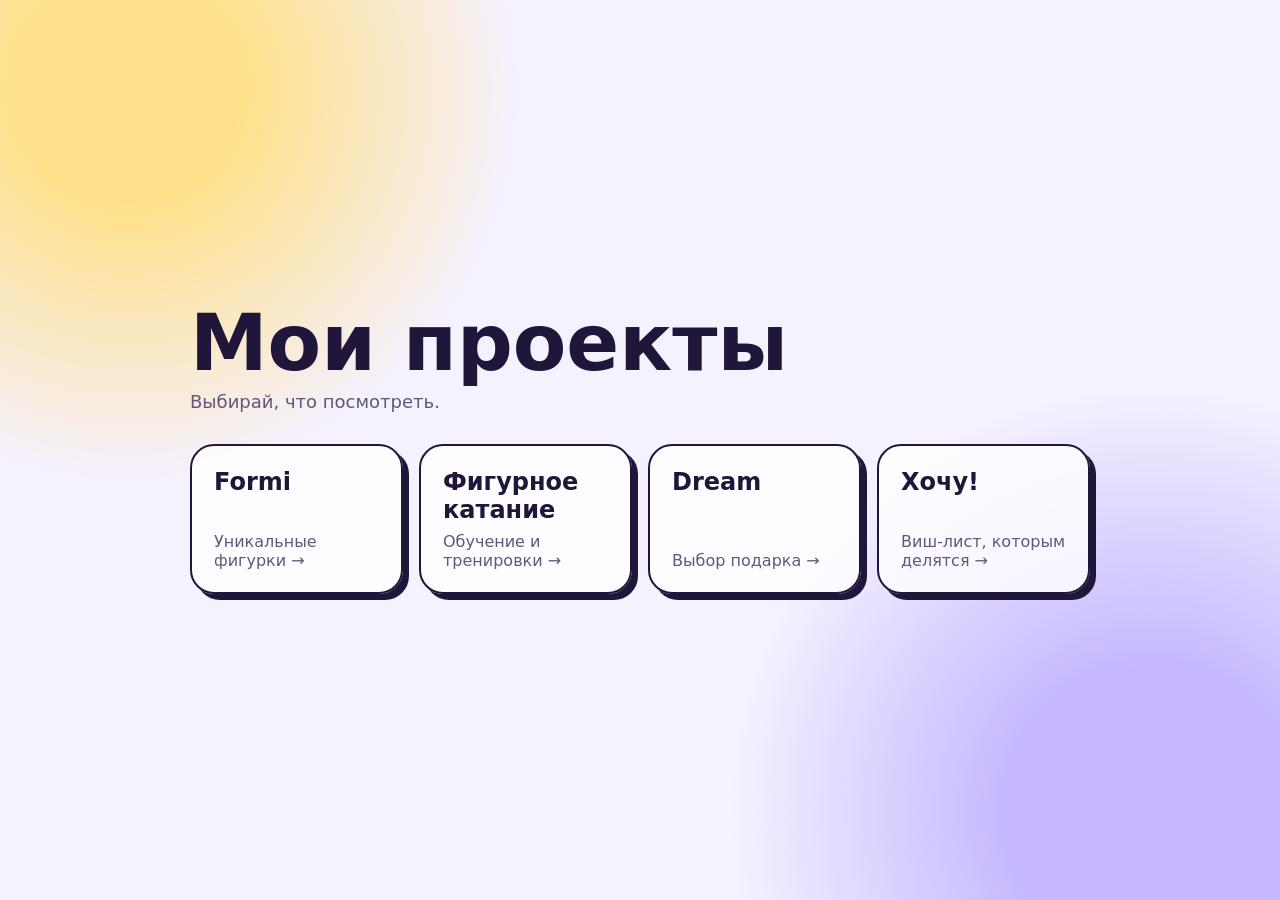
<file: index.html>
<!doctype html>
<html lang="ru">
<head>
  <meta charset="utf-8">
  <meta name="viewport" content="width=device-width, initial-scale=1">
  <title>Мои проекты</title>
  <style>
    :root {
      color-scheme: light;
      font-family: Inter, system-ui, sans-serif;
      background: #f5f1ff;
      color: #20163a;
    }

    * { box-sizing: border-box; }

    body {
      min-height: 100vh;
      margin: 0;
      display: grid;
      place-items: center;
      padding: 32px 20px;
      background:
        radial-gradient(circle at 10% 10%, #ffe08a 0 8%, transparent 28%),
        radial-gradient(circle at 90% 90%, #c6b7ff 0 10%, transparent 30%),
        #f5f1ff;
    }

    main { width: min(900px, 100%); }

    h1 {
      margin: 0 0 10px;
      font-size: clamp(42px, 8vw, 78px);
      line-height: .95;
    }

    p {
      margin: 0 0 32px;
      color: #62577b;
      font-size: 18px;
    }

    .projects {
      display: grid;
      grid-template-columns: repeat(auto-fit, minmax(210px, 1fr));
      gap: 16px;
    }

    a {
      min-height: 150px;
      padding: 22px;
      display: flex;
      flex-direction: column;
      justify-content: space-between;
      color: inherit;
      text-decoration: none;
      background: rgba(255, 255, 255, .82);
      border: 2px solid #20163a;
      border-radius: 24px;
      box-shadow: 6px 6px 0 #20163a;
      transition: transform .18s ease, box-shadow .18s ease;
    }

    a:hover, a:focus-visible {
      transform: translate(-3px, -3px);
      box-shadow: 9px 9px 0 #20163a;
      outline: none;
    }

    strong { font-size: 24px; }
    span { color: #62577b; }
  </style>
</head>
<body>
  <main>
    <h1>Мои проекты</h1>
    <p>Выбирай, что посмотреть.</p>
    <section class="projects" aria-label="Проекты">
      <a href="figures/">
        <strong>Formi</strong>
        <span>Уникальные фигурки →</span>
      </a>
      <a href="hobby/">
        <strong>Фигурное катание</strong>
        <span>Обучение и тренировки →</span>
      </a>
      <a href="wishlist/">
        <strong>Dream</strong>
        <span>Выбор подарка →</span>
      </a>
      <a href="wishshop/">
        <strong>Хочу!</strong>
        <span>Виш-лист, которым делятся →</span>
      </a>
    </section>
  </main>
</body>
</html>
</file>
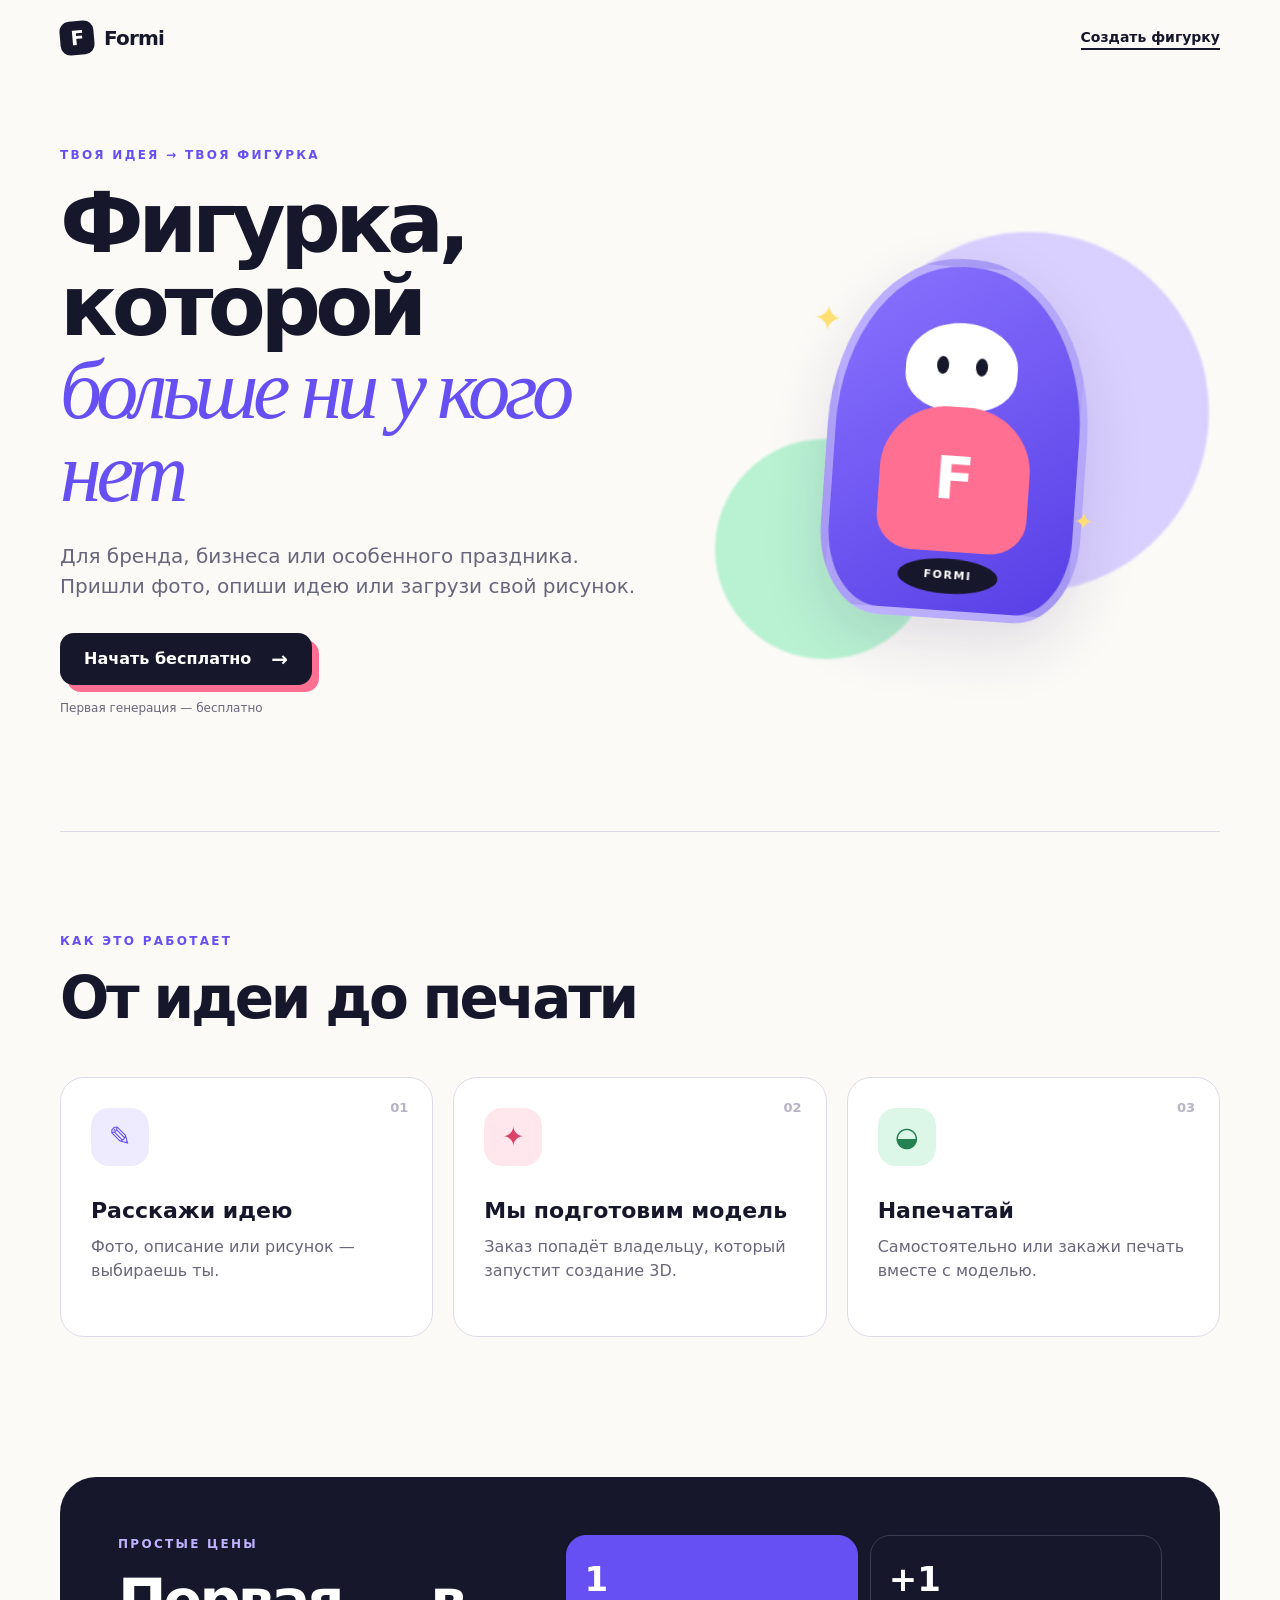
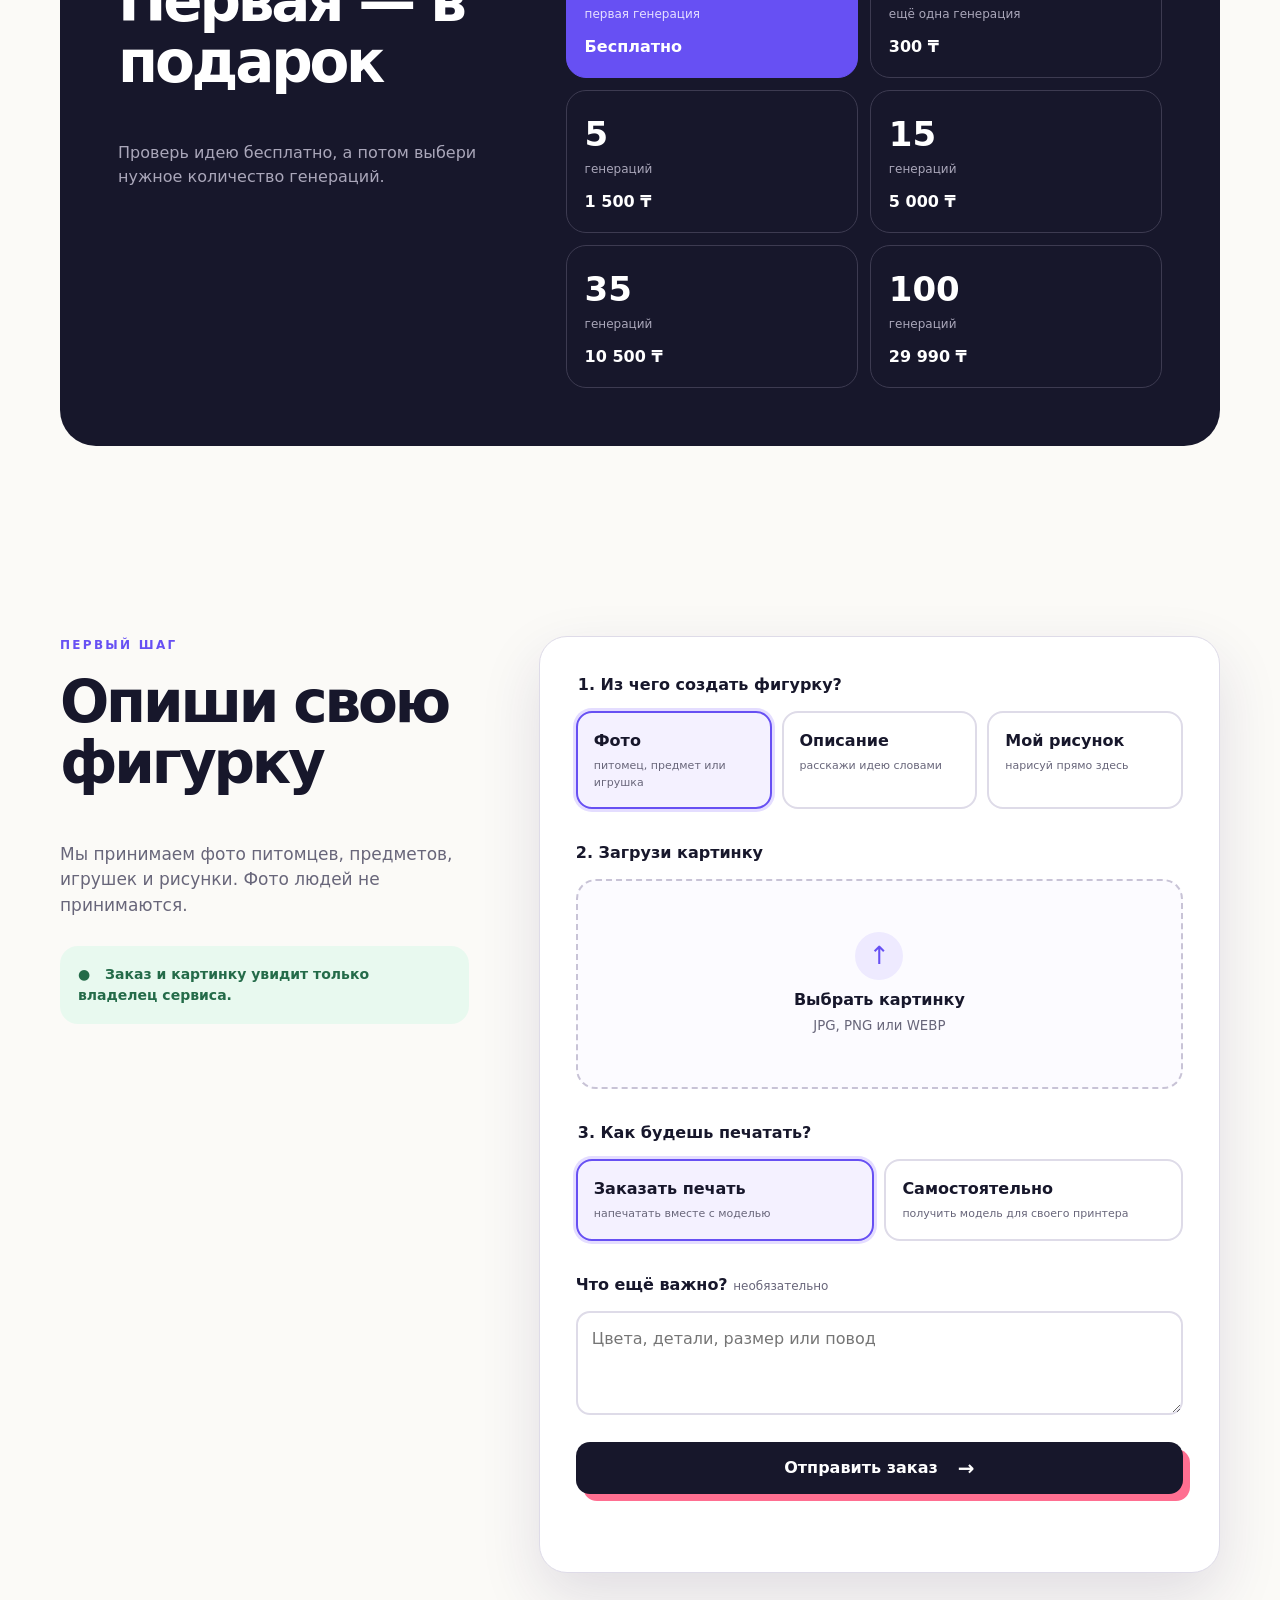
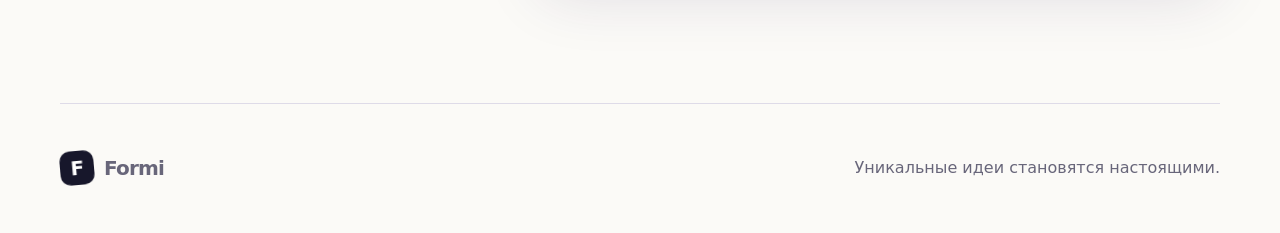
<file: figures/index.html>
<!doctype html>
<html lang="ru">
<head>
  <meta charset="utf-8">
  <meta name="viewport" content="width=device-width, initial-scale=1">
  <meta name="description" content="Уникальные 3D-фигурки для брендов, бизнеса и праздников">
  <title>Formi — фигурка, которой больше ни у кого нет</title>
  <link rel="stylesheet" href="styles.css?v=preview-1">
</head>
<body>
  <header class="topbar">
    <a class="brand" href="#top" aria-label="Formi — на главную"><span>F</span> Formi</a>
    <a class="top-link" href="#order">Создать фигурку</a>
  </header>

  <main id="top">
    <section class="hero section">
      <div class="hero-copy">
        <p class="eyebrow">ТВОЯ ИДЕЯ → ТВОЯ ФИГУРКА</p>
        <h1>Фигурка, которой <em>больше ни у кого нет</em></h1>
        <p class="lead">Для бренда, бизнеса или особенного праздника. Пришли фото, опиши идею или загрузи свой рисунок.</p>
        <a class="button primary" href="#order">Начать бесплатно <span>→</span></a>
        <p class="micro">Первая генерация — бесплатно</p>
      </div>
      <div class="hero-art" aria-hidden="true">
        <div class="orb orb-one"></div><div class="orb orb-two"></div>
        <div class="figure-card">
          <span class="spark s1">✦</span><span class="spark s2">✦</span>
          <div class="mini-head"><i></i><i></i></div>
          <div class="mini-body"><b>F</b></div>
          <div class="mini-base">FORMI</div>
        </div>
      </div>
    </section>

    <section class="steps section">
      <p class="eyebrow">КАК ЭТО РАБОТАЕТ</p>
      <h2>От идеи до печати</h2>
      <div class="step-grid">
        <article><span>01</span><div class="step-icon">✎</div><h3>Расскажи идею</h3><p>Фото, описание или рисунок — выбираешь ты.</p></article>
        <article><span>02</span><div class="step-icon">✦</div><h3>Мы подготовим модель</h3><p>Заказ попадёт владельцу, который запустит создание 3D.</p></article>
        <article><span>03</span><div class="step-icon">◒</div><h3>Напечатай</h3><p>Самостоятельно или закажи печать вместе с моделью.</p></article>
      </div>
    </section>

    <section class="pricing section">
      <div><p class="eyebrow">ПРОСТЫЕ ЦЕНЫ</p><h2>Первая — в подарок</h2><p>Проверь идею бесплатно, а потом выбери нужное количество генераций.</p></div>
      <div class="price-grid">
        <div class="price featured"><strong>1</strong><span>первая генерация</span><b>Бесплатно</b></div>
        <div class="price"><strong>+1</strong><span>ещё одна генерация</span><b>300 ₸</b></div>
        <div class="price"><strong>5</strong><span>генераций</span><b>1 500 ₸</b></div>
        <div class="price"><strong>15</strong><span>генераций</span><b>5 000 ₸</b></div>
        <div class="price"><strong>35</strong><span>генераций</span><b>10 500 ₸</b></div>
        <div class="price"><strong>100</strong><span>генераций</span><b>29 990 ₸</b></div>
      </div>
    </section>

    <section class="order-section section" id="order">
      <div class="order-intro">
        <p class="eyebrow">ПЕРВЫЙ ШАГ</p>
        <h2>Опиши свою фигурку</h2>
        <p>Мы принимаем фото питомцев, предметов, игрушек и рисунки. Фото людей не принимаются.</p>
        <div class="privacy-note"><span>●</span> Заказ и картинку увидит только владелец сервиса.</div>
      </div>

      <form class="order-form" id="orderForm" novalidate>
        <fieldset>
          <legend>1. Из чего создать фигурку?</legend>
          <div class="choice-grid source-choices">
            <label class="choice"><input type="radio" name="sourceType" value="photo" checked><span><b>Фото</b><small>питомец, предмет или игрушка</small></span></label>
            <label class="choice"><input type="radio" name="sourceType" value="description"><span><b>Описание</b><small>расскажи идею словами</small></span></label>
            <label class="choice"><input type="radio" name="sourceType" value="drawing"><span><b>Мой рисунок</b><small>нарисуй прямо здесь</small></span></label>
          </div>
        </fieldset>

        <div id="fileBlock">
          <label class="field-title" for="imageInput">2. Загрузи картинку</label>
          <label class="dropzone" id="dropzone" for="imageInput">
            <input id="imageInput" type="file" accept="image/*">
            <span class="upload-icon">↑</span><b>Выбрать картинку</b><small>JPG, PNG или WEBP</small>
            <img id="imagePreview" alt="Предпросмотр загруженной картинки">
          </label>
        </div>

        <div id="descriptionBlock" hidden>
          <label class="field-title" for="descriptionInput">2. Опиши фигурку</label>
          <textarea id="descriptionInput" maxlength="700" rows="5" placeholder="Например: фиолетовый дракон с золотыми крыльями и логотипом на груди"></textarea>
          <small class="counter"><span id="descriptionCount">0</span>/700</small>
        </div>

        <div id="drawingBlock" hidden>
          <p class="field-title">2. Нарисуй фигурку</p>
          <div class="drawing-tools" aria-label="Инструменты рисования">
            <div class="color-tools">
              <button class="color-dot active" type="button" data-color="#17172b" style="--dot:#17172b" aria-label="Чёрный цвет"></button>
              <button class="color-dot" type="button" data-color="#6750f3" style="--dot:#6750f3" aria-label="Фиолетовый цвет"></button>
              <button class="color-dot" type="button" data-color="#ff6f91" style="--dot:#ff6f91" aria-label="Розовый цвет"></button>
              <button class="color-dot" type="button" data-color="#2aa86f" style="--dot:#2aa86f" aria-label="Зелёный цвет"></button>
              <button class="color-dot" type="button" data-color="#f1a523" style="--dot:#f1a523" aria-label="Жёлтый цвет"></button>
            </div>
            <label class="brush-size">Толщина <input id="brushSize" type="range" min="3" max="34" value="10"></label>
            <button class="tool-button" id="eraserButton" type="button">Ластик</button>
            <button class="tool-button" id="clearDrawingButton" type="button">Очистить</button>
          </div>
          <canvas id="drawingCanvas" width="1000" height="700" aria-label="Поле для рисования"></canvas>
          <p class="canvas-hint">Рисуй мышкой или пальцем</p>
        </div>

        <fieldset>
          <legend>3. Как будешь печатать?</legend>
          <div class="choice-grid print-choices">
            <label class="choice"><input type="radio" name="printChoice" value="order" checked><span><b>Заказать печать</b><small>напечатать вместе с моделью</small></span></label>
            <label class="choice"><input type="radio" name="printChoice" value="self"><span><b>Самостоятельно</b><small>получить модель для своего принтера</small></span></label>
          </div>
        </fieldset>

        <label class="field-title" for="noteInput">Что ещё важно? <span>необязательно</span></label>
        <textarea id="noteInput" maxlength="500" rows="3" placeholder="Цвета, детали, размер или повод"></textarea>

        <button class="button primary submit" id="submitButton" type="submit">Отправить заказ <span>→</span></button>
        <p class="form-status" id="formStatus" role="status" aria-live="polite"></p>
        <div class="client-preview" id="clientPreviewCard" hidden>
          <p class="eyebrow">ТВОЯ БУДУЩАЯ ФИГУРКА</p>
          <div class="client-preview-image">
            <img id="clientPreviewImage" alt="AI-превью будущей фигурки">
            <span class="preview-watermark">FORMI · ПРЕВЬЮ</span>
          </div>
          <p>Это защищённое превью. Файл для 3D-печати получает только владелец сервиса.</p>
        </div>
      </form>
    </section>
  </main>

  <footer><a class="brand" href="#top"><span>F</span> Formi</a><p>Уникальные идеи становятся настоящими.</p></footer>
  <script src="ai.js?v=1"></script>
  <script src="app.js?v=u-kdcgdyns-preview-2"></script>
</body>
</html>
</file>
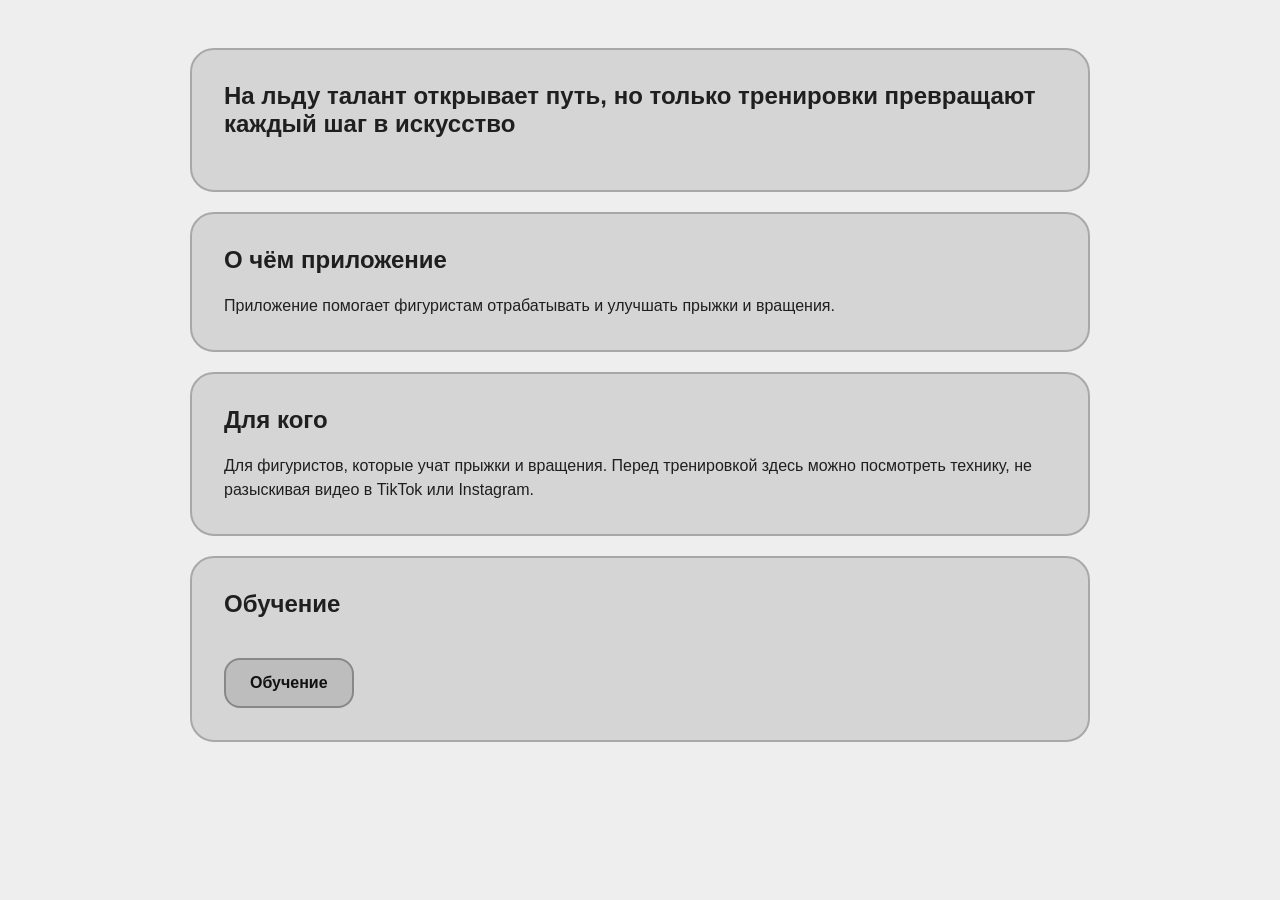
<file: hobby/index.html>
<!doctype html>
<html lang="ru">
<head>
  <meta charset="UTF-8">
  <meta name="viewport" content="width=device-width, initial-scale=1.0">
  <title>Приложение для фигуристов</title>
  <style>
    * { box-sizing: border-box; }
    body {
      margin: 0;
      font-family: Arial, sans-serif;
      color: #1f1f1f;
      background: #eeeeee;
    }
    main {
      width: min(900px, calc(100% - 32px));
      margin: 48px auto;
      display: grid;
      gap: 20px;
    }
    section {
      padding: 32px;
      background: #d5d5d5;
      border: 2px solid #a8a8a8;
      border-radius: 24px;
    }
    h1, h2, p { margin-top: 0; }
    p { margin-bottom: 0; line-height: 1.5; }
    a {
      display: inline-block;
      margin-top: 20px;
      padding: 14px 24px;
      color: #111111;
      background: #bdbdbd;
      border: 2px solid #888888;
      border-radius: 16px;
      text-decoration: none;
      font-weight: bold;
    }
  </style>
</head>
<body>
  <main>
    <section>
      <h1>На льду талант открывает путь, но только тренировки превращают каждый шаг в искусство</h1>
    </section>

    <section>
      <h2>О чём приложение</h2>
      <p>Приложение помогает фигуристам отрабатывать и улучшать прыжки и вращения.</p>
    </section>

    <section>
      <h2>Для кого</h2>
      <p>Для фигуристов, которые учат прыжки и вращения. Перед тренировкой здесь можно посмотреть технику, не разыскивая видео в TikTok или Instagram.</p>
    </section>

    <section>
      <h2>Обучение</h2>
      <a href="app.html">Обучение</a>
    </section>
  </main>
</body>
</html>
</file>
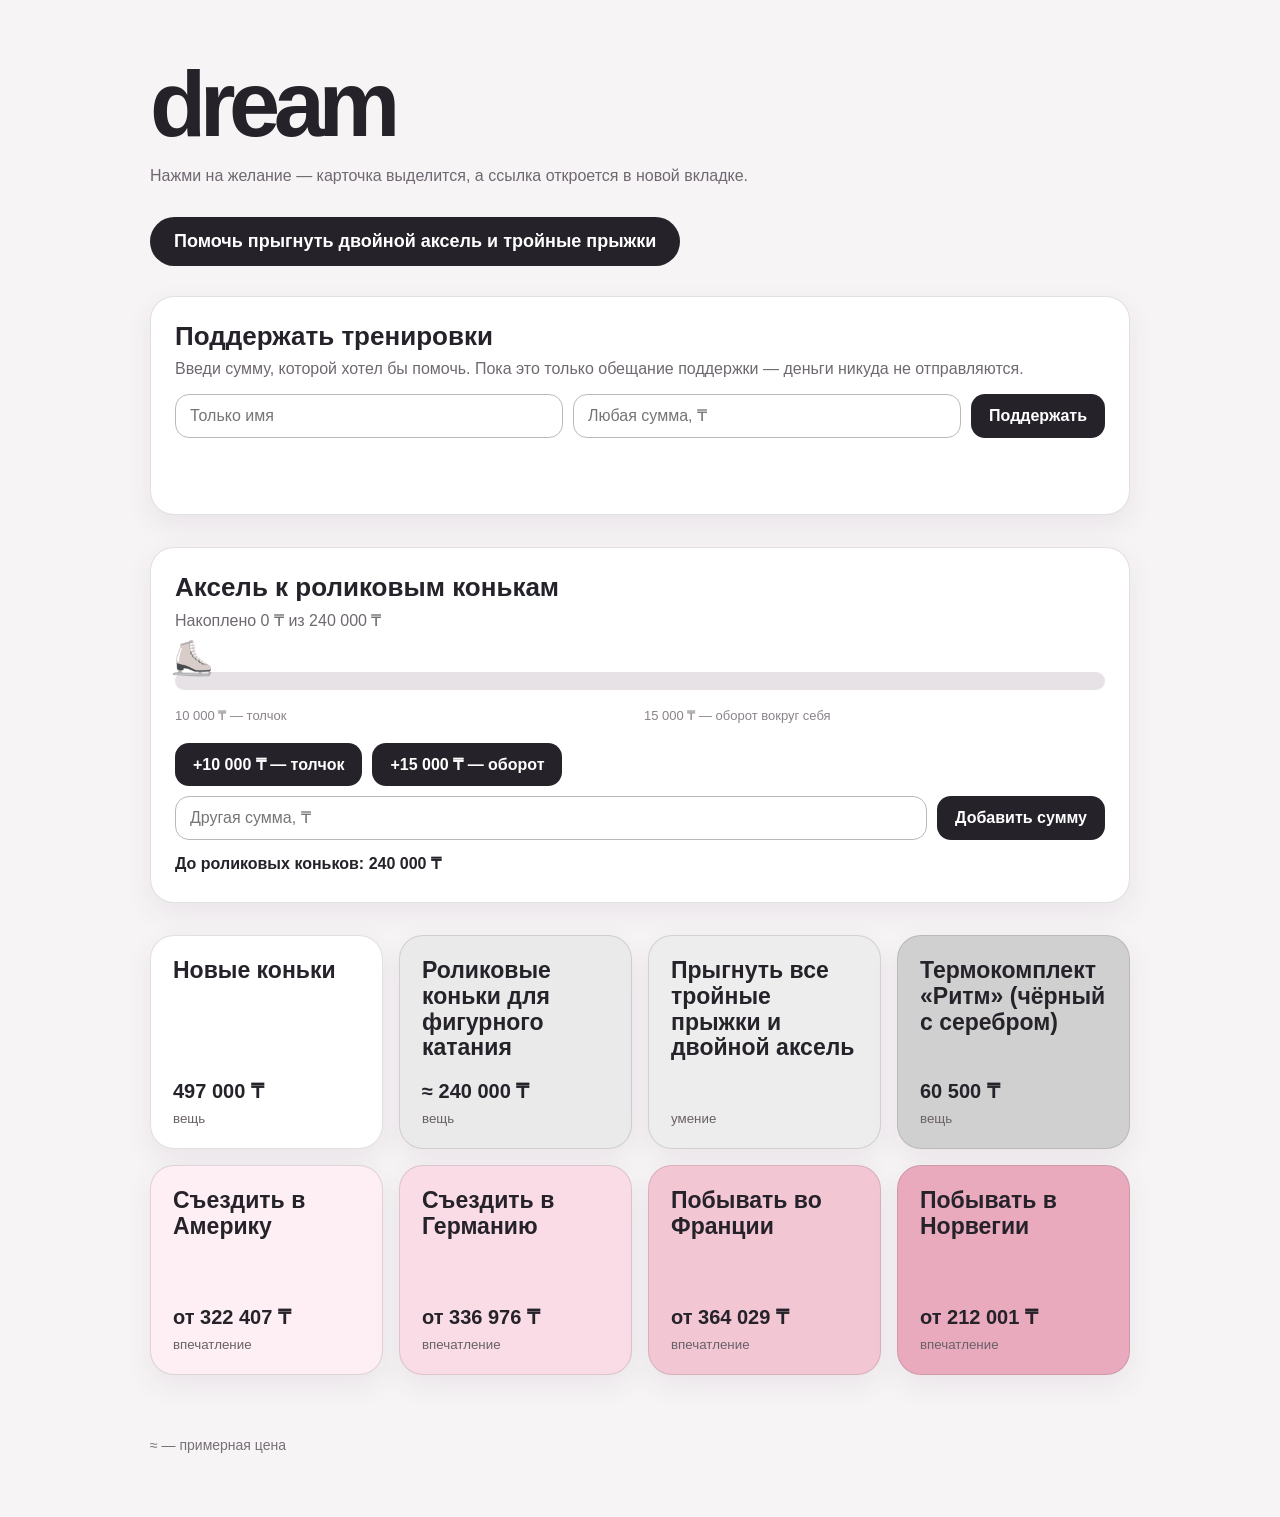
<file: wishlist/index.html>
<!doctype html>
<html lang="ru">
<head>
  <meta charset="UTF-8">
  <meta name="viewport" content="width=device-width, initial-scale=1.0">
  <title>dream</title>
  <style>
    * { box-sizing: border-box; }
    body {
      margin: 0;
      min-height: 100vh;
      font-family: Arial, sans-serif;
      color: #252229;
      background: #f7f4f6;
    }
    main {
      width: min(980px, calc(100% - 32px));
      margin: 0 auto;
      padding: 52px 0 64px;
    }
    h1 {
      margin: 0 0 10px;
      font-size: clamp(48px, 10vw, 92px);
      letter-spacing: -0.07em;
      text-transform: lowercase;
    }
    .intro { margin: 0 0 32px; color: #6f6870; }
    .gift-button {
      display: inline-block;
      margin: 0 0 30px;
      padding: 14px 24px;
      border-radius: 999px;
      color: #fff;
      background: #252229;
      text-decoration: none;
      font-size: 18px;
      font-weight: 700;
    }
    .savings {
      margin: 0 0 32px;
      padding: 24px;
      border: 1px solid rgba(50, 42, 48, 0.14);
      border-radius: 24px;
      background: #fff;
      box-shadow: 0 10px 28px rgba(68, 54, 62, 0.08);
    }
    .savings h2 { margin: 0 0 8px; font-size: 26px; }
    .savings-status { margin: 0 0 16px; color: #6f6870; }
    .track {
      position: relative;
      height: 18px;
      margin: 42px 0 18px;
      border-radius: 999px;
      background: #e6e2e5;
    }
    .track-fill {
      width: 0;
      height: 100%;
      border-radius: inherit;
      background: linear-gradient(90deg, #f5cedb, #be7892);
      transition: width 500ms ease;
    }
    .skater-position {
      position: absolute;
      left: 0;
      top: -34px;
      transform: translateX(-4px);
      transition: left 500ms ease;
    }
    .skater {
      display: inline-block;
      font-size: 34px;
      transform-origin: center;
    }
    .skater.push { animation: push 600ms ease; }
    .skater.spin { animation: spin 700ms ease; }
    @keyframes push {
      0%, 100% { transform: translateY(0); }
      45% { transform: translateY(-26px) rotate(-12deg); }
    }
    @keyframes spin {
      from { transform: rotate(0deg); }
      to { transform: rotate(360deg); }
    }
    .jump-stages {
      display: grid;
      grid-template-columns: repeat(2, 1fr);
      gap: 8px;
      margin-bottom: 20px;
      font-size: 13px;
      color: #8a8389;
    }
    .jump-stages span.unlocked { color: #252229; font-weight: 700; }
    .save-form { display: flex; gap: 10px; flex-wrap: wrap; }
    .save-form input {
      flex: 1 1 190px;
      min-width: 0;
      padding: 12px 14px;
      border: 1px solid #bdb6bb;
      border-radius: 14px;
      font: inherit;
    }
    .save-form button {
      padding: 12px 18px;
      border: 0;
      border-radius: 14px;
      color: #fff;
      background: #252229;
      font: inherit;
      font-weight: 700;
      cursor: pointer;
    }
    .jump-message { min-height: 24px; margin: 14px 0 0; font-weight: 700; }
    .promise-history { margin: 14px 0 0; padding-left: 22px; }
    .promise-history li { margin: 6px 0; }
    .grid {
      display: grid;
      grid-template-columns: repeat(auto-fit, minmax(220px, 1fr));
      gap: 16px;
    }
    .card {
      min-height: 210px;
      padding: 22px;
      border: 1px solid rgba(50, 42, 48, 0.14);
      border-radius: 24px;
      box-shadow: 0 10px 28px rgba(68, 54, 62, 0.08);
      cursor: pointer;
      display: flex;
      flex-direction: column;
      justify-content: space-between;
      transition: transform 160ms ease, box-shadow 160ms ease, outline 160ms ease;
    }
    .card:hover { transform: translateY(-4px); box-shadow: 0 16px 34px rgba(68, 54, 62, 0.14); }
    .card.selected { outline: 4px solid #252229; outline-offset: 2px; }
    .card h2 { margin: 0; font-size: 23px; line-height: 1.12; }
    .card p { margin: 18px 0 0; font-size: 20px; font-weight: 700; }
    .card small { display: block; margin-top: 8px; color: #696168; }
    .thing-0 { background: #ffffff; }
    .thing-1 { background: #eaeaea; }
    .thing-2 { background: #d0d0d0; }
    .trip-0 { background: #fdeff3; }
    .trip-1 { background: #f9dce5; }
    .trip-2 { background: #f3c6d4; }
    .trip-3 { background: #e9aabe; }
    .skill { background: #ededed; }
    #chosen {
      min-height: 28px;
      margin: 26px 0 0;
      font-size: 18px;
      font-weight: 700;
    }
    .hint { margin: 8px 0 0; color: #777077; font-size: 14px; }
  </style>
</head>
<body>
  <main>
    <h1>dream</h1>
    <p class="intro">Нажми на желание — карточка выделится, а ссылка откроется в новой вкладке.</p>
    <a class="gift-button" href="#support">Помочь прыгнуть двойной аксель и тройные прыжки</a>
    <section class="savings" id="support" aria-labelledby="support-title">
      <h2 id="support-title">Поддержать тренировки</h2>
      <p class="savings-status">Введи сумму, которой хотел бы помочь. Пока это только обещание поддержки — деньги никуда не отправляются.</p>
      <form class="save-form" id="support-form">
        <input id="support-name" type="text" maxlength="30" autocomplete="off" placeholder="Только имя" required>
        <input id="support-amount" type="number" min="1" step="1" placeholder="Любая сумма, ₸" required>
        <button type="submit">Поддержать</button>
      </form>
      <p class="jump-message" id="support-message"></p>
      <ul class="promise-history" id="support-history" aria-label="История обещаний"></ul>
    </section>
    <section class="savings" aria-labelledby="savings-title">
      <h2 id="savings-title">Аксель к роликовым конькам</h2>
      <p class="savings-status" id="savings-status">Накоплено 0 ₸ из 240 000 ₸</p>
      <div class="track" aria-hidden="true">
        <div class="track-fill" id="track-fill"></div>
        <div class="skater-position" id="skater-position"><span class="skater" id="skater">⛸️</span></div>
      </div>
      <div class="jump-stages" id="jump-stages">
        <span>10 000 ₸ — толчок</span>
        <span>15 000 ₸ — оборот вокруг себя</span>
      </div>
      <div class="save-form">
        <button type="button" data-save="10000" data-move="push">+10 000 ₸ — толчок</button>
        <button type="button" data-save="15000" data-move="spin">+15 000 ₸ — оборот</button>
      </div>
      <form class="save-form" id="custom-save" style="margin-top: 10px;">
        <input id="custom-amount" type="number" min="1" step="1" placeholder="Другая сумма, ₸" required>
        <button type="submit">Добавить сумму</button>
      </form>
      <p class="jump-message" id="jump-message"></p>
    </section>
    <section class="grid" id="wishlist" aria-label="Список желаний"></section>
    <p id="chosen" aria-live="polite"></p>
    <p class="hint">≈ — примерная цена</p>
  </main>

  <script src="wishes.js"></script>
  <script>
    const grid = document.querySelector('#wishlist');
    const chosen = document.querySelector('#chosen');
    const savingsGoal = 240000;
    const savingsKey = 'dreamSavedV4';
    let saved = Number(localStorage.getItem(savingsKey) || 0);
    let thingIndex = 0;
    let tripIndex = 0;

    const updateSavings = () => {
      saved = Math.min(Math.max(saved, 0), savingsGoal);
      const progress = saved / savingsGoal;
      document.querySelector('#savings-status').textContent = `Накоплено ${saved.toLocaleString('ru-RU')} ₸ из 240 000 ₸`;
      document.querySelector('#track-fill').style.width = `${progress * 100}%`;
      document.querySelector('#skater-position').style.left = `calc(${progress * 100}% - ${progress * 28}px)`;
      document.querySelectorAll('#jump-stages span').forEach((stage) => stage.classList.toggle('unlocked', saved > 0));

      const message = document.querySelector('#jump-message');
      if (saved >= savingsGoal) {
        message.textContent = 'Аксель приземлён — цель достигнута!';
      } else {
        message.textContent = `До роликовых коньков: ${(savingsGoal - saved).toLocaleString('ru-RU')} ₸`;
      }
    };

    document.querySelectorAll('[data-save]').forEach((button) => {
      button.addEventListener('click', () => {
        saved += Number(button.dataset.save);
        localStorage.setItem(savingsKey, String(Math.min(saved, savingsGoal)));
        updateSavings();
        const skater = document.querySelector('#skater');
        skater.classList.remove('push', 'spin');
        void skater.offsetWidth;
        skater.classList.add(button.dataset.move);
      });
    });

    document.querySelector('#custom-save').addEventListener('submit', (event) => {
      event.preventDefault();
      const input = document.querySelector('#custom-amount');
      saved += Number(input.value || 0);
      localStorage.setItem(savingsKey, String(Math.min(saved, savingsGoal)));
      input.value = '';
      updateSavings();
    });

    const supportKey = 'dreamSupportPromisesV2';
    let supportPromises = [];
    try {
      supportPromises = JSON.parse(localStorage.getItem(supportKey) || '[]');
    } catch {
      supportPromises = [];
    }

    const renderPromises = () => {
      const history = document.querySelector('#support-history');
      history.innerHTML = '';
      supportPromises.forEach((promise) => {
        const item = document.createElement('li');
        item.textContent = `${promise.name} — ${Number(promise.amount).toLocaleString('ru-RU')} ₸`;
        history.append(item);
      });
    };

    document.querySelector('#support-form').addEventListener('submit', (event) => {
      event.preventDefault();
      const nameInput = document.querySelector('#support-name');
      const input = document.querySelector('#support-amount');
      const name = nameInput.value.trim().split(/\s+/)[0];
      const amount = Number(input.value || 0);
      supportPromises.unshift({ name, amount });
      localStorage.setItem(supportKey, JSON.stringify(supportPromises));
      document.querySelector('#support-message').textContent = `${name}, спасибо! Обещание поддержки: ${amount.toLocaleString('ru-RU')} ₸`;
      nameInput.value = '';
      input.value = '';
      renderPromises();
    });

    renderPromises();
    updateSavings();

    window.WISHES.forEach((wish) => {
      const card = document.createElement('article');
      let colorClass = 'skill';

      if (wish.type === 'вещь') colorClass = `thing-${thingIndex++}`;
      if (wish.type === 'впечатление') colorClass = `trip-${tripIndex++}`;

      card.className = `card ${colorClass}`;
      card.tabIndex = 0;
      card.innerHTML = `<h2>${wish.name}</h2><div>${wish.price ? `<p>${wish.price}</p>` : ''}<small>${wish.type}</small></div>`;

      const choose = () => {
        document.querySelectorAll('.card').forEach((item) => item.classList.remove('selected'));
        card.classList.add('selected');
        chosen.textContent = `Выбрано: ${wish.name}${wish.price ? ` — ${wish.price}` : ''}`;
        window.open(wish.url, '_blank', 'noopener');
      };

      card.addEventListener('click', choose);
      card.addEventListener('keydown', (event) => {
        if (event.key === 'Enter' || event.key === ' ') {
          event.preventDefault();
          choose();
        }
      });

      grid.append(card);
    });
  </script>
</body>
</html>
</file>
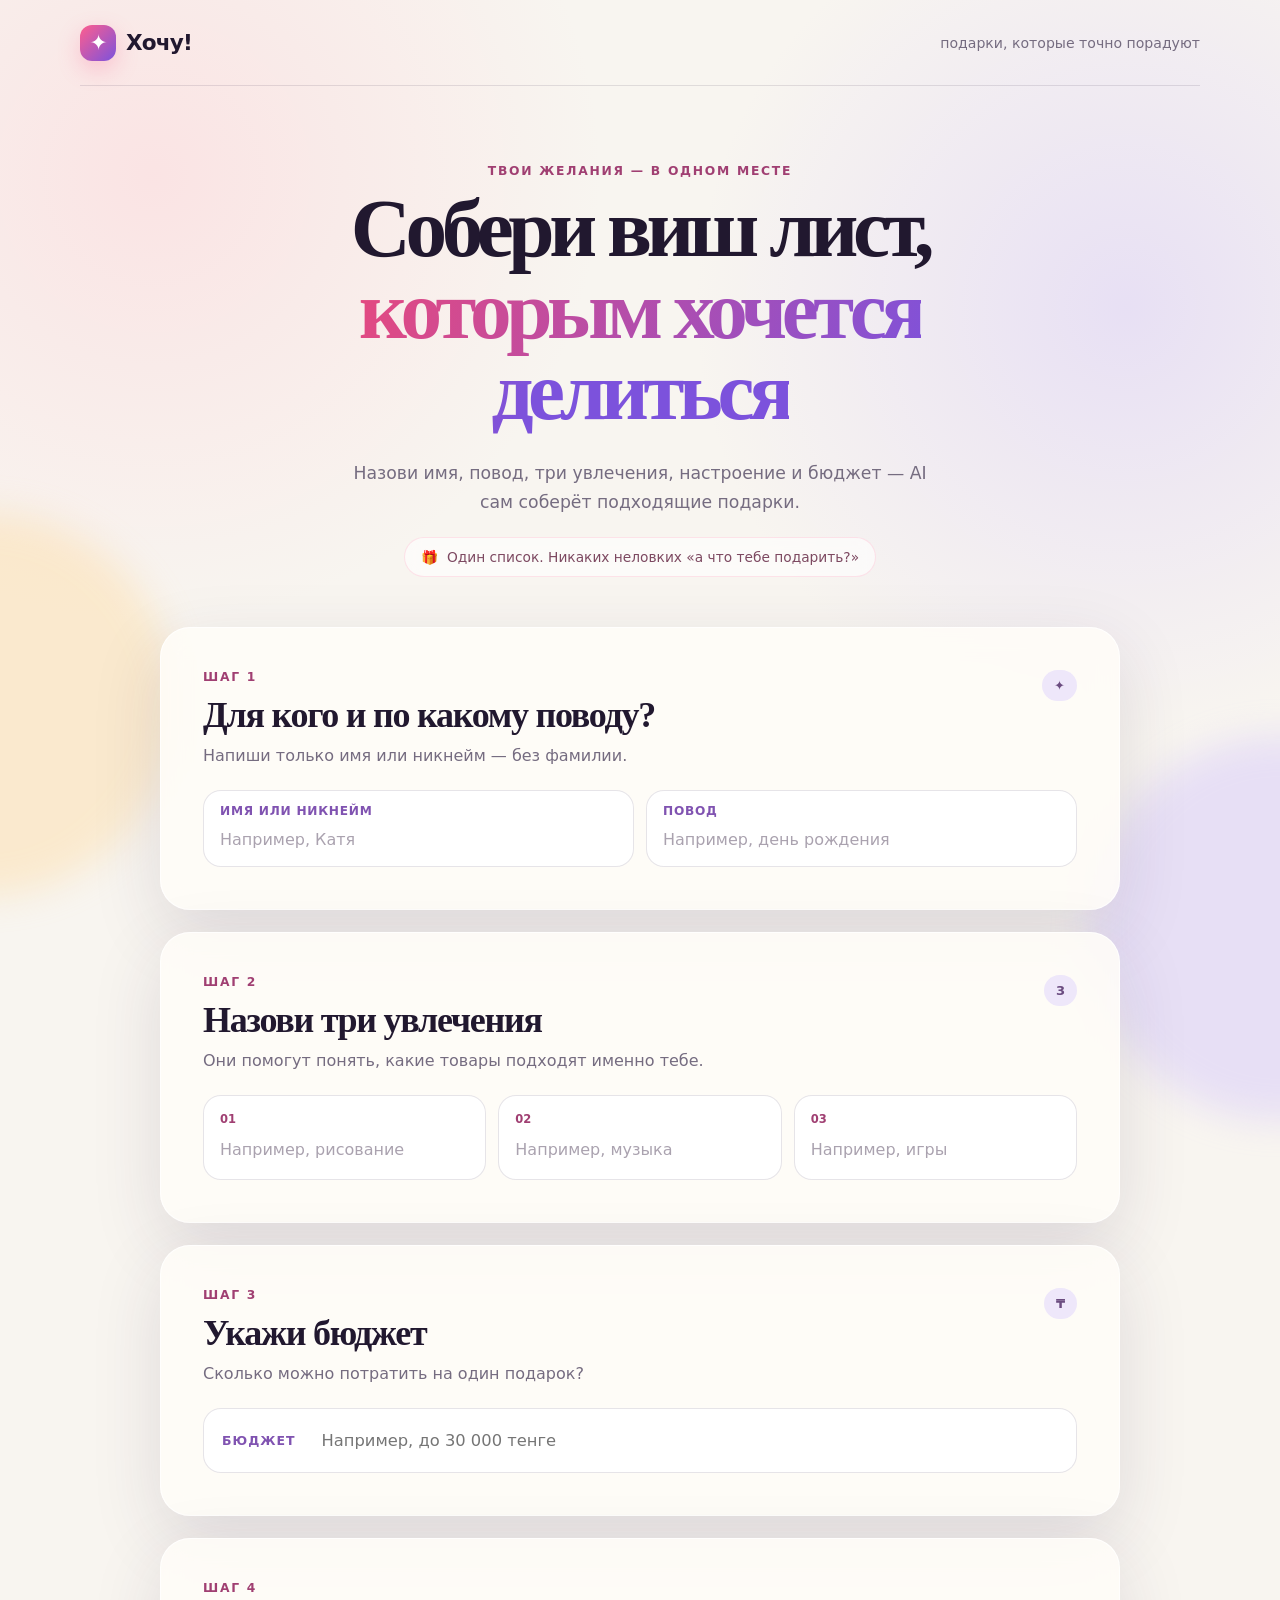
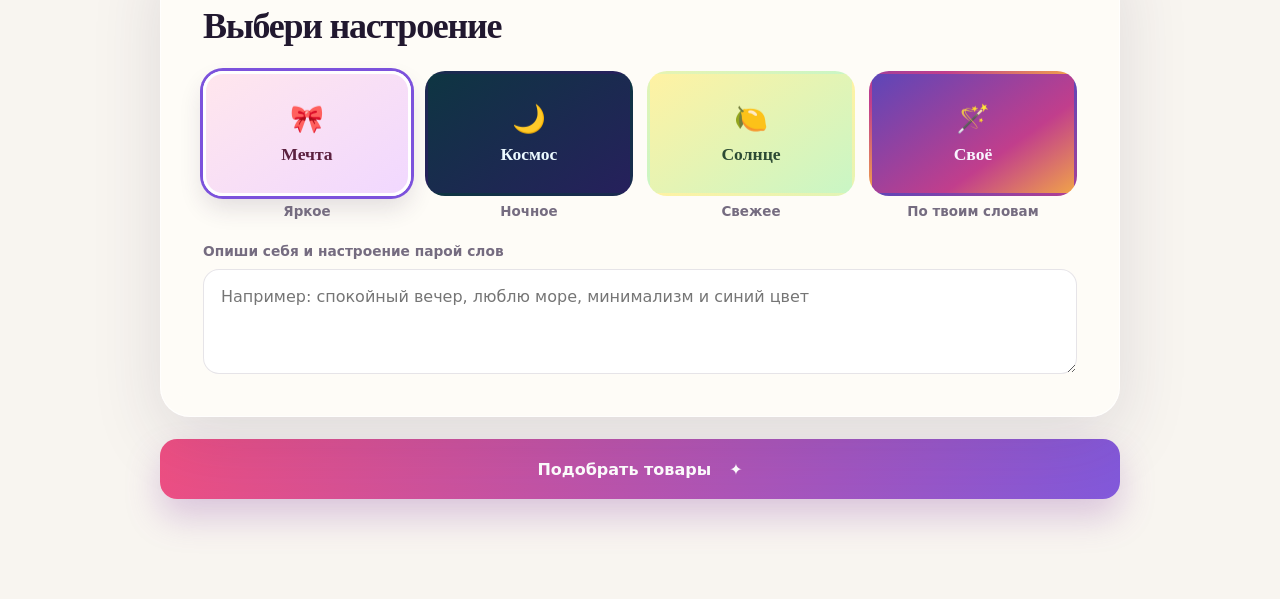
<file: wishshop/index.html>
<!doctype html>
<html lang="ru">
<head>
  <meta charset="utf-8">
  <meta name="viewport" content="width=device-width, initial-scale=1">
  <meta name="description" content="Создай красивый виш лист и поделись им с друзьями.">
  <title>Хочу! — твой виш лист</title>
  <link rel="stylesheet" href="styles.css?v=7">
</head>
<body>
  <div class="ambient ambient-one" aria-hidden="true"></div>
  <div class="ambient ambient-two" aria-hidden="true"></div>

  <header class="topbar">
    <a class="brand" href="./" aria-label="Хочу! — на главную">
      <span class="brand-mark">✦</span>
      <span>Хочу!</span>
    </a>
    <span class="tagline">подарки, которые точно порадуют</span>
  </header>

  <main>
    <section id="creatorView" class="creator-view">
      <div class="hero">
        <p class="eyebrow">Твои желания — в одном месте</p>
        <h1>Собери виш лист,<br><span>которым хочется делиться</span></h1>
        <p class="hero-copy">Назови имя, повод, три увлечения, настроение и бюджет — AI сам соберёт подходящие подарки.</p>
        <div class="hero-note"><span>🎁</span> Один список. Никаких неловких «а что тебе подарить?»</div>
      </div>

      <form id="wishlistForm" class="builder" novalidate>
        <section class="panel">
          <div class="section-heading">
            <div>
              <p class="step">Шаг 1</p>
              <h2>Для кого и по какому поводу?</h2>
            </div>
            <span class="counter">✦</span>
          </div>
          <p class="hint">Напиши только имя или никнейм — без фамилии.</p>
          <div class="details-grid">
            <label class="detail-field">
              <span>Имя или никнейм</span>
              <input id="ownerNameInput" type="text" maxlength="30" placeholder="Например, Катя" autocomplete="off">
            </label>
            <label class="detail-field">
              <span>Повод</span>
              <input id="occasionInput" type="text" maxlength="60" placeholder="Например, день рождения" autocomplete="off">
            </label>
          </div>
        </section>

        <section class="panel">
          <div class="section-heading">
            <div>
              <p class="step">Шаг 2</p>
              <h2>Назови три увлечения</h2>
            </div>
            <span class="counter">3</span>
          </div>
          <p class="hint">Они помогут понять, какие товары подходят именно тебе.</p>
          <div class="hobbies-list">
            <label class="hobby-field"><span>01</span><input class="hobby-input" type="text" maxlength="60" placeholder="Например, рисование" aria-label="Первое увлечение"></label>
            <label class="hobby-field"><span>02</span><input class="hobby-input" type="text" maxlength="60" placeholder="Например, музыка" aria-label="Второе увлечение"></label>
            <label class="hobby-field"><span>03</span><input class="hobby-input" type="text" maxlength="60" placeholder="Например, игры" aria-label="Третье увлечение"></label>
          </div>
        </section>

        <section class="panel budget-panel">
          <div class="section-heading">
            <div>
              <p class="step">Шаг 3</p>
              <h2>Укажи бюджет</h2>
            </div>
            <span class="counter">₸</span>
          </div>
          <p class="hint">Сколько можно потратить на один подарок?</p>
          <label class="budget-field">
            <span>Бюджет</span>
            <input id="budgetInput" type="text" maxlength="40" placeholder="Например, до 30 000 тенге" autocomplete="off">
          </label>
        </section>

        <section class="panel">
          <div class="section-heading">
            <div>
              <p class="step">Шаг 4</p>
              <h2>Выбери настроение</h2>
            </div>
          </div>
          <div id="themePicker" class="theme-picker" role="radiogroup" aria-label="Оформление виш листа">
            <label class="theme-option theme-candy">
              <input type="radio" name="theme" value="candy" checked>
              <span class="theme-preview"><i>🎀</i><b>Мечта</b></span>
              <span>Яркое</span>
            </label>
            <label class="theme-option theme-night">
              <input type="radio" name="theme" value="night">
              <span class="theme-preview"><i>🌙</i><b>Космос</b></span>
              <span>Ночное</span>
            </label>
            <label class="theme-option theme-citrus">
              <input type="radio" name="theme" value="citrus">
              <span class="theme-preview"><i>🍋</i><b>Солнце</b></span>
              <span>Свежее</span>
            </label>
            <label class="theme-option theme-custom">
              <input type="radio" name="theme" value="custom">
              <span class="theme-preview"><i>🪄</i><b>Своё</b></span>
              <span>По твоим словам</span>
            </label>
          </div>
          <label class="mood-words-field">
            <span>Опиши себя и настроение парой слов</span>
            <textarea id="moodWords" maxlength="240" placeholder="Например: спокойный вечер, люблю море, минимализм и синий цвет"></textarea>
          </label>
        </section>

        <div id="formError" class="message error-message" role="alert" hidden></div>
        <button id="saveButton" class="primary-button" type="submit">
          <span>Подобрать товары</span><span aria-hidden="true">✦</span>
        </button>
      </form>

      <section id="successCard" class="success-card" hidden>
        <div class="success-icon">✓</div>
        <p class="step">Готово</p>
        <h2>Твой виш лист уже ждёт друзей</h2>
        <p>AI подобрал товары по увлечениям, настроению и бюджету.</p>
        <ol id="generatedPreview" class="generated-preview" aria-label="Подобранные товары"></ol>
        <a id="wishlistLink" class="share-link" href="#"></a>
        <div class="success-actions">
          <button id="copyButton" class="primary-button compact" type="button">Скопировать ссылку</button>
          <button id="openButton" class="secondary-button" type="button">Открыть виш лист</button>
          <button id="moreIdeasButton" class="secondary-button" type="button">＋ Ещё 3 идеи</button>
        </div>
        <p id="copyStatus" class="copy-status" aria-live="polite"></p>
      </section>
    </section>

    <section id="wishlistView" class="wishlist-view" hidden>
      <div id="publicWishlist" class="public-wishlist">
        <a id="backLink" class="back-link" href="./">← Создать свой список</a>
        <div class="public-hero">
          <span id="publicBadge" class="public-badge">Виш лист</span>
          <div id="publicDecoration" class="public-decoration" aria-hidden="true">✦</div>
          <h1 id="publicTitle">Мои желания</h1>
          <p id="publicSubtitle">Идеи подарков, которые точно принесут радость</p>
          <p id="publicMeta" class="public-meta" hidden></p>
        </div>
        <div id="loadingState" class="loading-state">
          <span class="loader" aria-hidden="true"></span>
          <p>Открываем виш лист…</p>
        </div>
        <div id="publicError" class="public-error" hidden>
          <span>☁️</span>
          <h2>Виш лист не открылся</h2>
          <p id="publicErrorText">Попробуй обновить страницу.</p>
        </div>
        <div id="publicHobbies" class="public-hobbies" aria-label="Увлечения"></div>
        <ol id="publicItems" class="public-items" aria-label="Желания"></ol>
        <footer class="public-footer">Сделано с <span>♥</span> в «Хочу!»</footer>
      </div>
    </section>
  </main>

  <script src="ai.js?v=7"></script>
  <script src="app.js?v=7"></script>
</body>
</html>
</file>
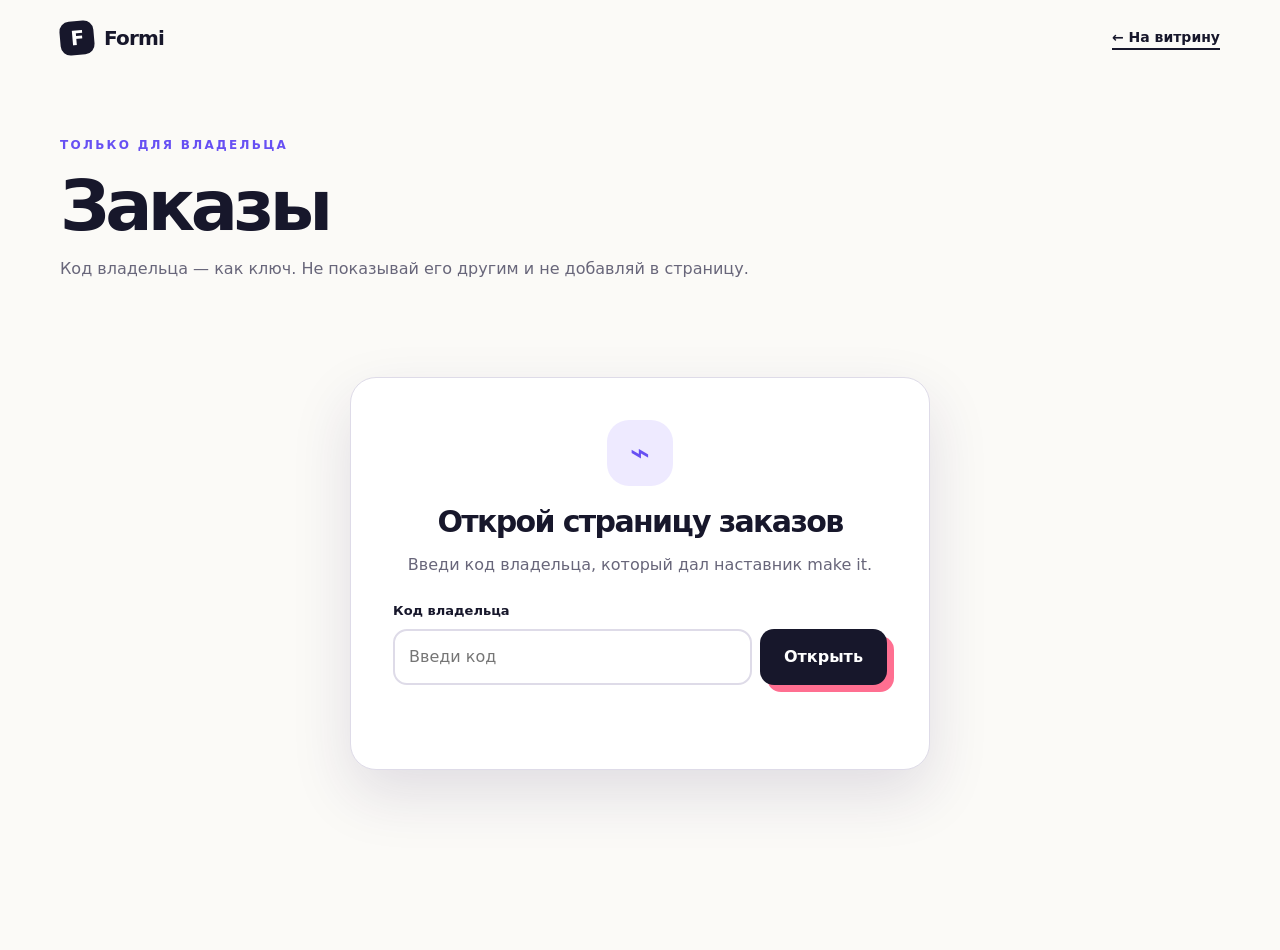
<file: figures/orders.html>
<!doctype html>
<html lang="ru">
<head>
  <meta charset="utf-8">
  <meta name="viewport" content="width=device-width, initial-scale=1">
  <title>Formi — мои заказы</title>
  <link rel="stylesheet" href="styles.css?v=3d-1">
</head>
<body class="orders-page">
  <header class="topbar">
    <a class="brand" href="index.html"><span>F</span> Formi</a>
    <a class="top-link" href="index.html">← На витрину</a>
  </header>
  <main class="orders-shell section">
    <div class="orders-heading">
      <div><p class="eyebrow">ТОЛЬКО ДЛЯ ВЛАДЕЛЬЦА</p><h1>Заказы</h1><p>Код владельца — как ключ. Не показывай его другим и не добавляй в страницу.</p></div>
      <button class="ghost-button" id="logoutButton" type="button" hidden>Выйти</button>
    </div>
    <section class="owner-login" id="loginPanel">
      <div class="lock">⌁</div>
      <h2>Открой страницу заказов</h2>
      <p>Введи код владельца, который дал наставник make it.</p>
      <form id="loginForm">
        <label for="ownerCode">Код владельца</label>
        <div class="inline-field"><input id="ownerCode" type="password" autocomplete="off" placeholder="Введи код"><button class="button primary" type="submit">Открыть</button></div>
        <p class="form-status" id="loginStatus" role="status" aria-live="polite"></p>
      </form>
    </section>
    <section id="ordersPanel" hidden>
      <div class="orders-toolbar"><p id="ordersCount"></p><button class="ghost-button" id="refreshButton" type="button">Обновить</button></div>
      <div class="orders-grid" id="ordersList"></div>
      <div class="empty-state" id="emptyState" hidden><span>◇</span><h2>Заказов пока нет</h2><p>Они появятся здесь после отправки с витрины.</p></div>
      <p class="form-status" id="ordersStatus" role="status" aria-live="polite"></p>
    </section>
  </main>
  <script src="ai.js?v=1"></script>
  <script src="orders.js?v=u-kdcgdyns-preview-1"></script>
</body>
</html>
</file>
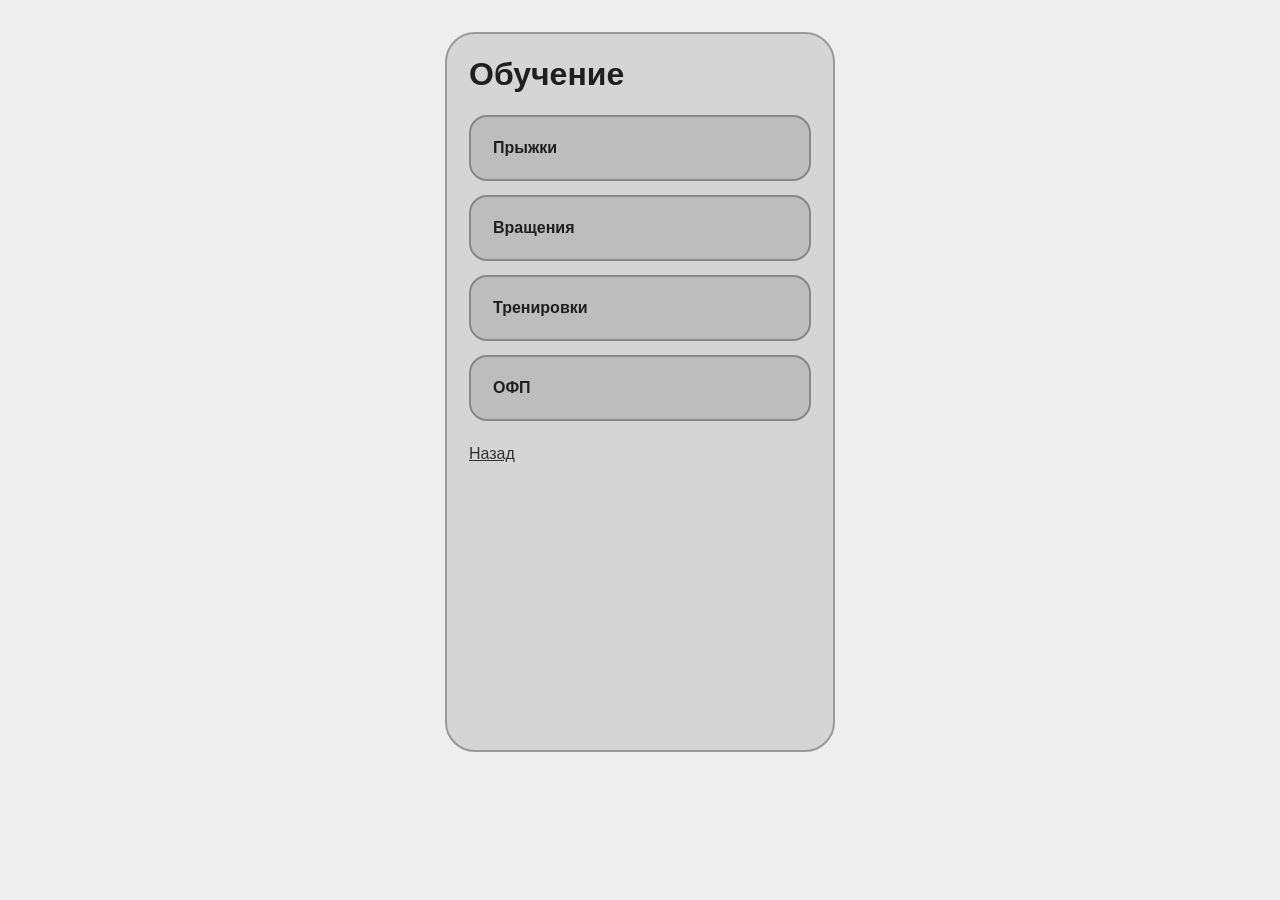
<file: hobby/app.html>
<!doctype html>
<html lang="ru">
<head>
  <meta charset="UTF-8">
  <meta name="viewport" content="width=device-width, initial-scale=1.0">
  <title>Обучение фигурному катанию</title>
  <style>
    * { box-sizing: border-box; }
    body {
      margin: 0;
      font-family: Arial, sans-serif;
      color: #1f1f1f;
      background: #eeeeee;
    }
    .phone {
      width: min(390px, calc(100% - 32px));
      min-height: 720px;
      margin: 32px auto;
      padding: 22px;
      background: #d5d5d5;
      border: 2px solid #999999;
      border-radius: 30px;
    }
    h1 { margin: 0 0 22px; }
    .section {
      width: 100%;
      margin-bottom: 14px;
      padding: 22px;
      text-align: left;
      font: inherit;
      font-weight: bold;
      color: #1f1f1f;
      background: #bdbdbd;
      border: 2px solid #888888;
      border-radius: 18px;
      cursor: pointer;
    }
    .panel {
      margin: -4px 0 14px;
      padding: 18px;
      background: #eeeeee;
      border: 2px solid #999999;
      border-radius: 18px;
    }
    .choices { display: grid; gap: 10px; }
    .choice {
      padding: 12px;
      font: inherit;
      background: #cccccc;
      border: 2px solid #888888;
      border-radius: 14px;
      cursor: pointer;
    }
    .hidden { display: none; }
    .other-sections {
      transition: opacity 0.2s ease, filter 0.2s ease;
    }
    .other-sections.inactive {
      opacity: 0.28;
      filter: blur(1px);
      pointer-events: none;
    }
    .background {
      opacity: 0.28;
      filter: blur(1px);
    }
    .tag {
      display: inline-block;
      margin-bottom: 10px;
      padding: 5px 9px;
      background: #cccccc;
      border-radius: 10px;
      font-size: 13px;
    }
    ol { padding-left: 22px; line-height: 1.5; }
    .note { font-size: 14px; line-height: 1.4; }
    a {
      display: inline-block;
      margin-top: 10px;
      color: #333333;
    }
  </style>
</head>
<body>
  <main class="phone">
    <h1>Обучение</h1>
    <button class="section" id="jumpsButton" type="button">Прыжки</button>

    <section class="panel hidden" id="jumpPanel">
      <h2>Выбери прыжок</h2>
      <div class="choices">
        <button class="choice jump-choice" data-jump="Аксель" type="button">Аксель</button>
        <button class="choice jump-choice" data-jump="Тулуп" type="button">Тулуп</button>
        <button class="choice jump-choice" data-jump="Сальхов" type="button">Сальхов</button>
        <button class="choice jump-choice" data-jump="Лутц" type="button">Лутц</button>
        <button class="choice jump-choice" data-jump="Флип" type="button">Флип</button>
        <button class="choice jump-choice" data-jump="Ритбергер" type="button">Ритбергер</button>
      </div>
    </section>

    <section class="panel hidden" id="directionPanel">
      <h2>В какую сторону ты прыгаешь?</h2>
      <div class="choices">
        <button class="choice direction-choice" type="button">Против часовой стрелки</button>
        <button class="choice direction-choice" type="button">По часовой стрелке</button>
      </div>
    </section>

    <section class="panel hidden" id="theoryPanel">
      <h2 id="theoryTitle"></h2>
      <p id="theoryIntro"></p>
      <ol id="theorySteps"></ol>
      <p class="note">Технику и сторону прыжка обязательно проверяй с тренером на льду.</p>
      <a href="https://skatingmagazine.usfigureskating.org/article/Skating_2010_BSE_07" target="_blank" rel="noreferrer">Источник: U.S. Figure Skating</a>
    </section>

    <div class="other-sections" id="otherSections">
      <button class="section" id="spinsButton" type="button">Вращения</button>

      <section class="panel hidden" id="spinDirectionPanel">
        <h2>В какую сторону ты крутишься?</h2>
        <div class="choices">
          <button class="choice spin-direction" type="button">Против часовой стрелки</button>
          <button class="choice spin-direction" type="button">По часовой стрелке</button>
        </div>
      </section>

      <section class="panel hidden" id="spinDifficultyPanel">
        <h2>Выбери сложность</h2>
        <div class="choices">
          <button class="choice spin-difficulty" data-level="Начальная" type="button">Начальная</button>
          <button class="choice spin-difficulty" data-level="Средняя" type="button">Средняя</button>
          <button class="choice spin-difficulty" data-level="Сложная" type="button">Сложная</button>
        </div>
      </section>

      <section class="panel hidden" id="spinTypesPanel">
        <h2>Выбери вращение</h2>
        <div class="choices" id="spinTypes"></div>
      </section>

      <section class="panel hidden" id="spinTheoryPanel">
        <span class="tag" id="spinTag"></span>
        <h2 id="spinTheoryTitle"></h2>
        <p id="spinTheoryText"></p>
        <h3>Варианты исполнения</h3>
        <ul id="spinVariations"></ul>
        <p class="note">Разучивай положение и вход только вместе с тренером.</p>
        <a href="https://www.usfigureskating.org/sites/default/files/media-files/TP%20Handbook%20Single%20Skating%202024-2025%20July%2024%20FINAL.pdf" target="_blank" rel="noreferrer">Источник: U.S. Figure Skating</a>
      </section>

      <div id="extraSections">
        <button class="section" type="button">Тренировки</button>
        <button class="section" type="button">ОФП</button>
      </div>
    </div>

    <a href="index.html">Назад</a>
  </main>
  <script>
    const jumpPanel = document.querySelector('#jumpPanel');
    const directionPanel = document.querySelector('#directionPanel');
    const theoryPanel = document.querySelector('#theoryPanel');
    const theoryTitle = document.querySelector('#theoryTitle');
    const theoryIntro = document.querySelector('#theoryIntro');
    const theorySteps = document.querySelector('#theorySteps');
    const otherSections = document.querySelector('#otherSections');
    const spinsButton = document.querySelector('#spinsButton');
    const spinDirectionPanel = document.querySelector('#spinDirectionPanel');
    const spinDifficultyPanel = document.querySelector('#spinDifficultyPanel');
    const spinTypesPanel = document.querySelector('#spinTypesPanel');
    const spinTheoryPanel = document.querySelector('#spinTheoryPanel');
    const spinTypes = document.querySelector('#spinTypes');
    const extraSections = document.querySelector('#extraSections');
    let selectedJump = '';
    let selectedSpinDirection = '';
    let selectedSpinLevel = '';

    const jumpTheory = {
      'Аксель': {
        intro: 'Аксель — рёберный прыжок с отталкиванием вперёд. В одинарном акселе фигурист делает полтора оборота и приземляется назад на наружное ребро другой ноги.',
        steps: [
          'Подготовь заход назад и сделай шаг вперёд на наружное ребро толчковой ноги.',
          'Согни опорную ногу и направь свободную ногу вперёд-вверх.',
          'Оттолкнись с наружного ребра, собери руки и ноги для вращения.',
          'После полутора оборотов раскройся и приземлись назад на наружное ребро другой ноги.',
          'Удержи выезд и проверь устойчивость.'
        ]
      },
      'Тулуп': {
        intro: 'Тулуп — зубцовый прыжок. После захода назад фигурист отталкивается наружным ребром одной ноги и помогает себе зубцом другой, а приземляется на ту же ногу, с наружного ребра которой начинался прыжок.',
        steps: [
          'Выполни заход через тройку и выйди назад на наружное ребро толчковой ноги.',
          'Отведи свободную ногу назад и поставь зубец в лёд позади себя.',
          'Оттолкнись ребром и зубцом, не разворачиваясь вперёд на льду.',
          'Собери руки и ноги для одного оборота.',
          'Раскройся и приземлись назад на наружное ребро толчковой ноги.'
        ]
      },
      'Сальхов': {
        intro: 'Сальхов — рёберный прыжок с отталкиванием назад с внутреннего ребра одной ноги и приземлением назад на наружное ребро другой.',
        steps: [
          'Сделай заход через тройку наружу или моухок.',
          'Выйди назад на внутреннее ребро толчковой ноги и согни колено.',
          'Проведи свободную ногу вперёд, помогая создать подъём.',
          'Оттолкнись с внутреннего ребра и собери руки и ноги для вращения.',
          'Раскройся и приземлись назад на наружное ребро другой ноги.'
        ]
      },
      'Лутц': {
        intro: 'Лутц — зубцовый прыжок с отталкиванием назад с наружного ребра одной ноги и помощью зубца другой. Вращение начинается в сторону, противоположную дуге захода.',
        steps: [
          'Скользи назад по длинной дуге на наружном ребре толчковой ноги.',
          'Отведи свободную ногу назад и поставь её зубец в лёд.',
          'Сохрани наружное ребро до отрыва и оттолкнись ребром и зубцом.',
          'Собери руки и ноги для одного оборота.',
          'Раскройся и приземлись назад на наружное ребро другой ноги.'
        ]
      },
      'Флип': {
        intro: 'Флип — зубцовый прыжок с отталкиванием назад с внутреннего ребра одной ноги и помощью зубца другой.',
        steps: [
          'Выполни заход и выйди назад на внутреннее ребро толчковой ноги.',
          'Отведи свободную ногу назад и поставь её зубец в лёд.',
          'Оттолкнись внутренним ребром и зубцом.',
          'Собери руки и ноги для одного оборота.',
          'Раскройся и приземлись назад на наружное ребро другой ноги.'
        ]
      },
      'Ритбергер': {
        intro: 'Ритбергер, или loop, — рёберный прыжок: отталкивание и приземление происходят назад на наружном ребре одной и той же ноги.',
        steps: [
          'Выйди назад на наружное ребро толчковой ноги.',
          'Поставь свободную ногу впереди накрест, сохраняя устойчивую дугу.',
          'Согни опорную ногу и оттолкнись с наружного ребра без помощи зубца.',
          'Собери руки и ноги для одного оборота.',
          'Раскройся и приземлись назад на наружное ребро той же ноги.'
        ]
      }
    };

    const spinTheory = {
      'Начальная': {
        'Вращение стоя': 'Опорная нога выпрямлена или немного согнута, корпус остаётся вертикальным, а свободная нога и руки помогают держать ось.',
        'Волчок': 'Опорная нога согнута так, чтобы бедро было примерно параллельно льду; свободная нога остаётся впереди, сбоку или сзади.',
        'Либела': 'Корпус наклонён вперёд, свободная нога вытянута назад, а её колено находится не ниже уровня бедра.'
      },
      'Средняя': {
        'Заклон': 'Это вращение стоя, в котором голова и плечи отклоняются назад, а спина заметно прогибается.',
        'Со сменой ноги': 'Фигурист вращается на одной ноге, затем переходит на другую и сохраняет вращение минимум несколько оборотов в каждом положении.',
        'Комбинированное': 'В одном вращении соединяются минимум два основных положения: стоя, волчок или либела.'
      },
      'Сложная': {
        'Бильман': 'Фигурист подтягивает свободную ногу сзади вверх так, чтобы конёк оказался выше головы и близко к оси тела.',
        'Прыжок в либелу': 'Вход во вращение начинается с прыжка, после приземления фигурист сразу принимает положение либелы.',
        'Прыжок в волчок': 'Вход начинается с прыжка, после которого фигурист приземляется в низкое положение волчка.',
        'Вертикальная растяжка': 'Корпус остаётся вертикальным, а прямая свободная нога поднимается высоко вперёд или в сторону.'
      }
    };

    const spinVariations = {
      'Вращение стоя': [
        'Винт — начальная: ноги скрещены для быстрого вращения.',
        'Вращение стоя с ногой вперёд — средняя.',
        'Крест — средняя: свободная нога перекрещивается с опорной.'
      ],
      'Волчок': [
        'Классический волчок — начальная: свободная нога вытянута вперёд.',
        'Волчок в сторону — средняя: свободная нога направлена вбок.',
        'Сломанная нога — сложная: свободная нога согнута и развёрнута в сторону.',
        'Блинчик — сложная: вращение на правой ноге, левая нога согнута впереди, будто сидишь на стульчике.',
        'Грибочек — сложная: левая нога лежит сверху на правой, руки захватываются сзади и вытягиваются ровно.'
      ],
      'Либела': [
        'Классическая либела — начальная: свободная нога прямая.',
        'Либела вверх — средняя: корпус и плечи повёрнуты вверх.',
        'Кольцо — сложная: конёк свободной ноги приближается к голове.'
      ],
      'Заклон': [
        'Классический заклон — средняя: корпус прогнут назад.',
        'Боковой заклон — средняя: корпус наклонён в сторону.',
        'Заклон-кольцо — сложная: свободная нога подтянута к голове.'
      ],
      'Со сменой ноги': [
        'Смена ноги стоя — средняя.',
        'Волчок со сменой ноги — средняя.',
        'Либела со сменой ноги — сложная.'
      ],
      'Комбинированное': [
        'Комбинация двух позиций — средняя: стоя → волчок.',
        'Комбинация двух позиций — средняя: либела → волчок.',
        'Комбинация трёх позиций — сложная: либела → волчок → стоя.'
      ],
      'Бильман': [
        'Классический Бильман — сложная: захват конька двумя руками.',
        'Бильман одной рукой — сложная.',
        'Бильман из вращения стоя — сложная.'
      ],
      'Прыжок в либелу': [
        'Летящая либела — сложная: прыжковый вход в либелу.',
        'Летящая либела со сменой ноги — сложная.',
        'Летящая либела-комбинация — сложная.'
      ],
      'Прыжок в волчок': [
        'Летящий волчок — сложная: приземление с прямой ногой впереди.',
        'Летящий волчок со согнутой ногой — сложная.',
        'Летящий волчок-комбинация — сложная: переход во вращение стоя.'
      ],
      'Вертикальная растяжка': [
        'I-spin — сложная: прямая свободная нога поднята вперёд.',
        'Y-spin — сложная: прямая свободная нога поднята в сторону.',
        'Y-spin без поддержки — сложная: нога удерживается без помощи руки.'
      ]
    };

    document.querySelector('#jumpsButton').addEventListener('click', () => {
      const opening = jumpPanel.classList.contains('hidden');
      jumpPanel.classList.toggle('hidden', !opening);
      directionPanel.classList.add('hidden');
      theoryPanel.classList.add('hidden');
      otherSections.classList.toggle('inactive', opening);
    });

    document.querySelectorAll('.jump-choice').forEach((button) => {
      button.addEventListener('click', () => {
        selectedJump = button.dataset.jump;
        directionPanel.classList.remove('hidden');
        theoryPanel.classList.add('hidden');
      });
    });

    document.querySelectorAll('.direction-choice').forEach((button) => {
      button.addEventListener('click', () => {
        const theory = jumpTheory[selectedJump];
        theoryTitle.textContent = `${selectedJump} · ${button.textContent}`;
        theoryIntro.textContent = theory.intro;
        theorySteps.innerHTML = theory.steps.map((step) => `<li>${step}</li>`).join('');
        theoryPanel.classList.remove('hidden');
      });
    });

    spinsButton.addEventListener('click', () => {
      const opening = spinDirectionPanel.classList.contains('hidden');
      spinDirectionPanel.classList.toggle('hidden', !opening);
      spinDifficultyPanel.classList.add('hidden');
      spinTypesPanel.classList.add('hidden');
      spinTheoryPanel.classList.add('hidden');
      extraSections.classList.toggle('background', opening);
      document.querySelector('#jumpsButton').classList.toggle('background', opening);
    });

    document.querySelectorAll('.spin-direction').forEach((button) => {
      button.addEventListener('click', () => {
        selectedSpinDirection = button.textContent;
        spinDifficultyPanel.classList.remove('hidden');
        spinTypesPanel.classList.add('hidden');
        spinTheoryPanel.classList.add('hidden');
      });
    });

    document.querySelectorAll('.spin-difficulty').forEach((button) => {
      button.addEventListener('click', () => {
        selectedSpinLevel = button.dataset.level;
        spinTypes.innerHTML = Object.keys(spinTheory[selectedSpinLevel])
          .map((name) => `<button class="choice spin-type" data-spin="${name}" type="button">${name}</button>`)
          .join('');
        spinTypesPanel.classList.remove('hidden');
        spinTheoryPanel.classList.add('hidden');
      });
    });

    spinTypes.addEventListener('click', (event) => {
      const button = event.target.closest('.spin-type');
      if (!button) return;
      const spinName = button.dataset.spin;
      document.querySelector('#spinTag').textContent = `${selectedSpinLevel} · ${selectedSpinDirection}`;
      document.querySelector('#spinTheoryTitle').textContent = spinName;
      document.querySelector('#spinTheoryText').textContent = spinTheory[selectedSpinLevel][spinName];
      document.querySelector('#spinVariations').innerHTML = spinVariations[spinName]
        .map((variation) => `<li>${variation}</li>`)
        .join('');
      spinTheoryPanel.classList.remove('hidden');
    });
  </script>
</body>
</html>
</file>
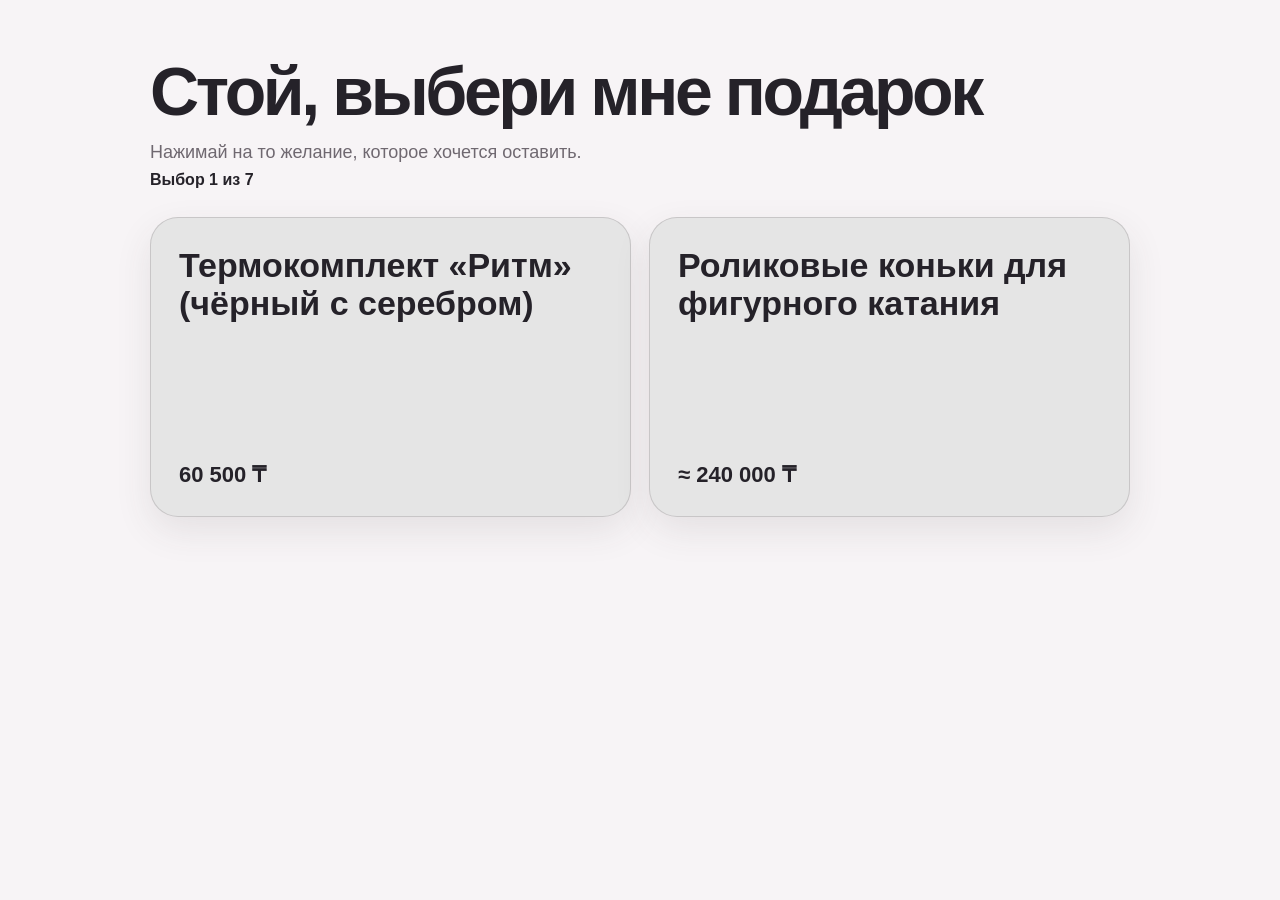
<file: wishlist/choose.html>
<!doctype html>
<html lang="ru">
<head>
  <meta charset="UTF-8">
  <meta name="viewport" content="width=device-width, initial-scale=1.0">
  <title>Подарок — dream</title>
  <style>
    * { box-sizing: border-box; }
    body {
      margin: 0;
      min-height: 100vh;
      font-family: Arial, sans-serif;
      color: #252229;
      background: #f7f4f6;
    }
    main {
      width: min(980px, calc(100% - 32px));
      margin: 0 auto;
      padding: 52px 0 64px;
    }
    h1 {
      margin: 0;
      font-size: clamp(38px, 7vw, 68px);
      letter-spacing: -0.05em;
    }
    .lead { margin: 12px 0 8px; color: #6f6870; font-size: 18px; }
    .counter { margin: 0 0 28px; font-weight: 700; }
    .pair {
      display: grid;
      grid-template-columns: repeat(2, minmax(0, 1fr));
      gap: 18px;
    }
    .choice {
      min-height: 300px;
      padding: 28px;
      border: 1px solid rgba(50, 42, 48, 0.16);
      border-radius: 28px;
      box-shadow: 0 14px 36px rgba(68, 54, 62, 0.1);
      cursor: pointer;
      display: flex;
      flex-direction: column;
      justify-content: space-between;
      text-align: left;
      color: inherit;
      transition: transform 160ms ease, box-shadow 160ms ease;
    }
    .choice:hover { transform: translateY(-5px); box-shadow: 0 20px 42px rgba(68, 54, 62, 0.16); }
    .choice:disabled { cursor: wait; opacity: 0.8; }
    .choice h2 { margin: 0; font-size: clamp(24px, 4vw, 34px); line-height: 1.12; }
    .choice p { margin: 24px 0 0; font-size: 22px; font-weight: 700; }
    .thing { background: #e5e5e5; }
    .trip { background: #f6cfdb; }
    .skill { background: #ededed; }
    .result {
      display: none;
      padding: 38px;
      border-radius: 30px;
      background: #fff;
      border: 3px solid #252229;
      text-align: center;
    }
    .result.show { display: block; }
    .result h2 { margin: 0 0 12px; font-size: clamp(30px, 6vw, 58px); }
    .result p { margin: 0 0 26px; font-size: 24px; font-weight: 700; }
    .result a { color: #252229; font-weight: 700; }
    @media (max-width: 650px) {
      .pair { grid-template-columns: 1fr; }
      .choice { min-height: 210px; }
    }
  </style>
</head>
<body>
  <main>
    <h1>Стой, выбери мне подарок</h1>
    <p class="lead">Нажимай на то желание, которое хочется оставить.</p>
    <p class="counter" id="counter"></p>
    <section class="pair" id="pair" aria-label="Выбор из двух желаний"></section>
    <section class="result" id="result" aria-live="polite"></section>
  </main>

  <script src="wishes.js"></script>
  <script>
    const pair = document.querySelector('#pair');
    const counter = document.querySelector('#counter');
    const result = document.querySelector('#result');
    const queue = [...window.WISHES].sort(() => Math.random() - 0.5);
    let champion = queue.shift();
    let locked = false;
    let round = 1;

    const typeClass = (wish) => {
      if (wish.type === 'вещь') return 'thing';
      if (wish.type === 'впечатление') return 'trip';
      return 'skill';
    };

    const card = (wish) => {
      const button = document.createElement('button');
      button.className = `choice ${typeClass(wish)}`;
      button.innerHTML = `<h2>${wish.name}</h2>${wish.price ? `<p>${wish.price}</p>` : ''}`;
      button.addEventListener('click', () => choose(wish));
      return button;
    };

    const showPair = () => {
      if (!queue.length) {
        pair.innerHTML = '';
        counter.textContent = '';
        result.classList.add('show');
        result.innerHTML = `<h2>${champion.name}</h2>${champion.price ? `<p>${champion.price}</p>` : ''}<a href="index.html">← к витрине</a>`;
        return;
      }

      pair.innerHTML = '';
      const challenger = queue[0];
      const choices = Math.random() < 0.5 ? [champion, challenger] : [challenger, champion];
      choices.forEach((wish) => pair.append(card(wish)));
      counter.textContent = `Выбор ${round} из 7`;
    };

    const choose = (wish) => {
      if (locked) return;
      locked = true;
      pair.querySelectorAll('button').forEach((button) => { button.disabled = true; });
      champion = wish;
      queue.shift();
      round += 1;
      window.setTimeout(() => {
        locked = false;
        showPair();
      }, 300);
    };

    showPair();
  </script>
</body>
</html>
</file>
<file: figures/styles.css>
:root{--ink:#17172b;--paper:#fbfaf7;--violet:#6750f3;--pink:#ff6f91;--mint:#b8f2d2;--line:#dedbe8;--muted:#68667a;--white:#fff;--shadow:0 24px 60px rgba(44,33,89,.13)}
*{box-sizing:border-box}html{scroll-behavior:smooth}body{margin:0;background:var(--paper);color:var(--ink);font-family:Inter,ui-sans-serif,system-ui,-apple-system,"Segoe UI",sans-serif;line-height:1.5}button,input,textarea{font:inherit}a{color:inherit;text-decoration:none}.section{width:min(1160px,calc(100% - 40px));margin-inline:auto}.topbar{height:76px;display:flex;align-items:center;justify-content:space-between;width:min(1160px,calc(100% - 40px));margin:auto}.brand{display:flex;align-items:center;gap:10px;font-weight:900;font-size:20px;letter-spacing:-.04em}.brand span{display:grid;place-items:center;width:34px;height:34px;border-radius:10px;background:var(--ink);color:#fff;transform:rotate(-5deg)}.top-link{font-weight:800;font-size:14px;border-bottom:2px solid var(--ink)}
.hero{min-height:650px;display:grid;grid-template-columns:1.05fr .95fr;align-items:center;gap:52px;padding-block:70px 100px}.eyebrow{font-size:12px;letter-spacing:.19em;font-weight:900;color:var(--violet);margin:0 0 18px}.hero h1,.orders-heading h1{font-size:clamp(48px,6.6vw,88px);line-height:.98;letter-spacing:-.065em;margin:0}.hero h1 em{font-family:Georgia,serif;font-weight:500;color:var(--violet)}.lead{font-size:20px;color:var(--muted);max-width:610px;margin:26px 0 32px}.button{border:0;border-radius:14px;min-height:52px;padding:0 24px;display:inline-flex;align-items:center;justify-content:center;gap:20px;font-weight:900;cursor:pointer;transition:.2s transform,.2s box-shadow}.button:hover{transform:translateY(-2px)}.button:disabled{opacity:.55;cursor:wait;transform:none}.primary{background:var(--ink);color:#fff;box-shadow:7px 7px 0 var(--pink)}.button span{font-size:20px}.micro{font-size:12px;color:var(--muted);margin:14px 0}.hero-art{height:480px;position:relative;display:grid;place-items:center}.orb{position:absolute;border-radius:50%;filter:blur(1px)}.orb-one{width:360px;height:360px;background:#d9d0ff;right:2%;top:7%}.orb-two{width:220px;height:220px;background:var(--mint);left:4%;bottom:4%}.figure-card{width:260px;height:360px;border-radius:48% 48% 24% 24%;background:linear-gradient(145deg,#8a73ff,#573ee6);box-shadow:var(--shadow);z-index:1;display:flex;align-items:center;flex-direction:column;padding-top:56px;transform:rotate(4deg);position:relative;border:8px solid rgba(255,255,255,.45)}.mini-head{width:112px;height:88px;border-radius:52% 52% 42% 42%;background:#fff;display:flex;justify-content:center;gap:27px;padding-top:34px}.mini-head i{width:12px;height:18px;border-radius:50%;background:var(--ink)}.mini-body{width:150px;height:145px;margin-top:-4px;border-radius:44% 44% 24% 24%;background:var(--pink);display:grid;place-items:center}.mini-body b{font-size:58px;color:#fff}.mini-base{margin-top:7px;background:var(--ink);color:#fff;padding:9px 26px;border-radius:50%;font-size:11px;font-weight:900;letter-spacing:.14em}.spark{position:absolute;color:#ffdf71;font-size:36px}.s1{left:-30px;top:34px}.s2{right:-20px;bottom:80px;font-size:24px}
.steps{padding-block:100px;border-top:1px solid var(--line)}h2{font-size:clamp(36px,5vw,58px);line-height:1.05;letter-spacing:-.055em;margin:0 0 48px}.step-grid{display:grid;grid-template-columns:repeat(3,1fr);gap:20px}.step-grid article{background:#fff;border:1px solid var(--line);border-radius:24px;padding:30px;position:relative;min-height:260px}.step-grid article>span{position:absolute;right:24px;top:20px;color:#b7b2c5;font-size:13px;font-weight:900}.step-icon{width:58px;height:58px;border-radius:18px;background:#eeeaff;display:grid;place-items:center;font-size:27px;color:var(--violet)}.step-grid article:nth-child(2) .step-icon{background:#ffe7ed;color:#d94368}.step-grid article:nth-child(3) .step-icon{background:#dcf7e8;color:#258052}.step-grid h3{font-size:22px;margin:28px 0 8px}.step-grid p{color:var(--muted);margin:0}
.pricing{background:var(--ink);color:#fff;border-radius:36px;padding:58px;margin-block:40px 110px;display:grid;grid-template-columns:.8fr 1.2fr;gap:50px}.pricing>div>p:not(.eyebrow){color:#aaa7ba}.pricing .eyebrow{color:#bfb3ff}.price-grid{display:grid;grid-template-columns:repeat(2,1fr);gap:12px}.price{border:1px solid #3d3b51;border-radius:20px;padding:18px;display:grid}.price strong{font-size:34px}.price span{font-size:12px;color:#aaa7ba}.price b{margin-top:12px}.price.featured{background:var(--violet);border-color:var(--violet)}.price.featured span{color:#e6e0ff}
.order-section{display:grid;grid-template-columns:.75fr 1.25fr;gap:70px;padding-block:80px 130px;align-items:start}.order-intro{position:sticky;top:36px}.order-intro>p:not(.eyebrow){color:var(--muted);font-size:17px}.privacy-note{margin-top:28px;border-radius:18px;background:#e8f9ef;padding:18px;color:#246b49;font-weight:800;font-size:14px}.privacy-note span{margin-right:10px}.order-form{background:#fff;border:1px solid var(--line);border-radius:28px;padding:36px;box-shadow:var(--shadow)}fieldset{border:0;padding:0;margin:0 0 32px}legend,.field-title{font-weight:900;font-size:16px;display:block;margin:0 0 14px}.field-title span{font-weight:500;color:var(--muted);font-size:12px}.choice-grid{display:grid;gap:10px}.source-choices{grid-template-columns:repeat(3,1fr)}.print-choices{grid-template-columns:repeat(2,1fr)}.choice{cursor:pointer}.choice input{position:absolute;opacity:0}.choice span{height:100%;display:flex;flex-direction:column;padding:16px;border:2px solid var(--line);border-radius:16px;transition:.2s}.choice small{color:var(--muted);font-size:11px;margin-top:5px}.choice input:checked+span{border-color:var(--violet);background:#f4f1ff;box-shadow:0 0 0 3px #e4ddff}.dropzone{min-height:210px;border:2px dashed #c8c3d6;border-radius:20px;margin-bottom:32px;display:flex;align-items:center;justify-content:center;flex-direction:column;cursor:pointer;position:relative;overflow:hidden;background:#fcfbff}.dropzone input{position:absolute;opacity:0}.upload-icon{width:48px;height:48px;border-radius:50%;display:grid;place-items:center;background:#eeeaff;color:var(--violet);font-size:25px;margin-bottom:8px}.dropzone small{color:var(--muted);margin-top:4px}.dropzone img{position:absolute;inset:0;width:100%;height:100%;object-fit:contain;background:#f4f1ff;display:none}.dropzone.has-preview img{display:block}.dropzone.has-preview:after{content:"Сменить";position:absolute;right:10px;bottom:10px;background:var(--ink);color:#fff;border-radius:9px;padding:7px 11px;font-size:11px;font-weight:900}textarea,input[type=password]{width:100%;border:2px solid var(--line);border-radius:14px;background:#fff;padding:14px;outline:none;resize:vertical}textarea:focus,input:focus{border-color:var(--violet);box-shadow:0 0 0 3px #e8e3ff}.counter{display:block;text-align:right;color:var(--muted);margin:-25px 12px 24px 0;position:relative}.submit{width:100%;margin-top:20px}.form-status{min-height:24px;margin:18px 0 0;font-weight:800;font-size:14px}.form-status.success{color:#187847}.form-status.error{color:#c93652}footer{border-top:1px solid var(--line);min-height:130px;display:flex;align-items:center;justify-content:space-between;width:min(1160px,calc(100% - 40px));margin:auto;color:var(--muted)}
.drawing-tools{display:flex;align-items:center;gap:10px;flex-wrap:wrap;background:#f4f1ff;padding:12px;border-radius:16px 16px 0 0;border:2px solid #d9d2f6;border-bottom:0}.color-tools{display:flex;gap:6px}.color-dot{width:28px;height:28px;padding:0;border:3px solid #fff;border-radius:50%;background:var(--dot);box-shadow:0 0 0 1px #c8c3d6;cursor:pointer}.color-dot.active{box-shadow:0 0 0 3px var(--violet)}.brush-size{display:flex;align-items:center;gap:7px;font-size:12px;font-weight:900}.brush-size input{width:90px}.tool-button{border:1px solid #c8c3d6;background:#fff;border-radius:9px;padding:7px 10px;font-size:12px;font-weight:900;cursor:pointer}.tool-button.active{background:var(--ink);color:#fff}#drawingCanvas{display:block;width:100%;height:auto;aspect-ratio:10/7;background:#fff;border:2px solid #d9d2f6;border-radius:0 0 16px 16px;touch-action:none;cursor:crosshair}.canvas-hint{text-align:center;color:var(--muted);font-size:12px;margin:8px 0 28px}
.orders-shell{padding-block:60px 100px}.orders-heading{display:flex;justify-content:space-between;align-items:flex-end;gap:20px;margin-bottom:50px}.orders-heading h1{font-size:70px}.orders-heading>div>p:last-child{color:var(--muted)}.ghost-button{background:#fff;border:1px solid var(--line);border-radius:12px;padding:11px 16px;font-weight:900;cursor:pointer}.owner-login{max-width:580px;margin:80px auto;background:#fff;border:1px solid var(--line);box-shadow:var(--shadow);padding:42px;border-radius:26px;text-align:center}.lock{width:66px;height:66px;background:#eeeaff;color:var(--violet);border-radius:22px;display:grid;place-items:center;font-size:34px;margin:auto}.owner-login h2{font-size:30px;margin:20px 0 8px}.owner-login p{color:var(--muted)}.owner-login label{display:block;text-align:left;font-weight:900;font-size:13px;margin:24px 0 8px}.inline-field{display:flex;gap:8px}.inline-field input{min-width:0}.orders-toolbar{display:flex;justify-content:space-between;align-items:center;margin-bottom:20px}.orders-toolbar p{font-weight:900}.orders-grid{display:grid;grid-template-columns:repeat(2,1fr);gap:18px}.order-card{background:#fff;border:1px solid var(--line);border-radius:22px;overflow:hidden;display:grid;grid-template-columns:180px 1fr;min-height:220px}.order-image{background:#eeeaff;min-height:220px;display:grid;place-items:center;color:var(--muted);font-size:12px;text-align:center;padding:10px}.order-image img{width:100%;height:100%;object-fit:cover}.order-info{padding:24px;min-width:0}.order-topline{display:flex;justify-content:space-between;gap:10px;align-items:center}.order-number{font-weight:950}.order-date{font-size:11px;color:var(--muted)}.order-tag{display:inline-flex;background:#eeeaff;color:var(--violet);border-radius:999px;padding:5px 9px;font-size:10px;font-weight:900;margin:12px 0}.order-detail{margin:9px 0}.order-detail small{display:block;color:var(--muted);font-size:10px;text-transform:uppercase;letter-spacing:.08em;font-weight:900}.order-detail p{margin:2px 0;overflow-wrap:anywhere}.empty-state{text-align:center;padding:90px 20px}.empty-state span{font-size:50px;color:var(--violet)}.empty-state h2{font-size:30px;margin:14px 0 5px}.empty-state p{color:var(--muted)}
.client-preview{margin-top:26px;padding:22px;border-radius:20px;background:#f4f1ff;border:2px solid #d9d2f6}.client-preview .eyebrow{margin-bottom:12px}.client-preview>p:last-child{color:var(--muted);font-size:12px;margin:12px 0 0}.client-preview-image{position:relative;overflow:hidden;border-radius:16px;background:#fff}.client-preview-image img{display:block;width:100%;max-height:420px;object-fit:contain}.preview-watermark{position:absolute;inset:auto 0 16px;display:block;text-align:center;color:rgba(255,255,255,.82);font-weight:950;letter-spacing:.22em;font-size:clamp(14px,3vw,28px);text-shadow:0 2px 8px rgba(0,0,0,.65);pointer-events:none;transform:rotate(-8deg)}
.model-panel{margin-top:18px;padding-top:16px;border-top:1px solid var(--line);display:grid;gap:10px}.model-button,.model-download{border:0;border-radius:11px;background:var(--violet);color:#fff;padding:11px 14px;font-weight:900;text-align:center;cursor:pointer}.model-button:disabled{opacity:.6;cursor:wait}.model-cost{color:var(--muted);font-size:10px;line-height:1.35}.model-status{margin:0;color:var(--muted);font-size:12px;font-weight:800}.model-status.error{color:#c93652}.model-ready{margin:0;color:#187847;font-size:13px;font-weight:950}.model-preview{width:100%;max-height:180px;object-fit:contain;border-radius:12px;background:#f4f1ff}.model-download{display:block;font-size:12px}
@media(max-width:850px){.hero,.pricing,.order-section{grid-template-columns:1fr}.hero{padding-top:35px}.hero-art{height:400px}.pricing{margin-inline:20px}.order-intro{position:static}.step-grid{grid-template-columns:1fr}.orders-grid{grid-template-columns:1fr}.source-choices{grid-template-columns:1fr}.order-card{grid-template-columns:150px 1fr}}
@media(max-width:560px){.section,.topbar,footer{width:min(100% - 24px,1160px)}.hero h1{font-size:48px}.hero-art{height:330px}.figure-card{transform:scale(.82) rotate(4deg)}.pricing{padding:32px 20px;margin-inline:12px}.price-grid{grid-template-columns:1fr 1fr}.order-form{padding:20px}.print-choices{grid-template-columns:1fr}.orders-heading{align-items:flex-start;flex-direction:column}.orders-heading h1{font-size:52px}.inline-field{flex-direction:column}.order-card{grid-template-columns:1fr}.order-image{height:230px}footer{flex-direction:column;justify-content:center;gap:10px}.top-link{font-size:12px}}
</file>
<file: wishshop/styles.css>
:root {
  color-scheme: light;
  --ink: #21182f;
  --muted: #756c80;
  --paper: #fffdf9;
  --line: rgba(48, 32, 65, 0.12);
  --pink: #ff5e8e;
  --violet: #7c52dc;
  --shadow: 0 22px 70px rgba(55, 37, 74, 0.13);
}

* { box-sizing: border-box; }

html { scroll-behavior: smooth; }

body {
  margin: 0;
  min-height: 100vh;
  color: var(--ink);
  background:
    radial-gradient(circle at 12% 8%, rgba(255, 192, 203, 0.33), transparent 28rem),
    radial-gradient(circle at 88% 14%, rgba(189, 169, 255, 0.28), transparent 27rem),
    #f8f5f0;
  font-family: system-ui, sans-serif;
  overflow-x: hidden;
}

button, input { font: inherit; }
button, label { -webkit-tap-highlight-color: transparent; }

.ambient {
  position: fixed;
  z-index: -1;
  width: 24rem;
  height: 24rem;
  border-radius: 999px;
  filter: blur(18px);
  opacity: 0.35;
  pointer-events: none;
}

.ambient-one { left: -13rem; top: 32rem; background: #ffd58f; }
.ambient-two { right: -12rem; top: 46rem; background: #c9b8ff; }

.topbar {
  width: min(1120px, calc(100% - 40px));
  margin: 0 auto;
  min-height: 86px;
  display: flex;
  align-items: center;
  justify-content: space-between;
  border-bottom: 1px solid var(--line);
}

.brand {
  display: inline-flex;
  align-items: center;
  gap: 10px;
  color: inherit;
  text-decoration: none;
  font-size: 1.35rem;
  font-weight: 850;
  letter-spacing: -0.04em;
}

.brand-mark {
  display: grid;
  width: 36px;
  height: 36px;
  place-items: center;
  border-radius: 12px;
  color: #fff;
  background: linear-gradient(135deg, var(--pink), var(--violet));
  box-shadow: 0 8px 22px rgba(255, 94, 142, 0.28);
}

.tagline { color: var(--muted); font-size: 0.88rem; }

.creator-view {
  width: min(960px, calc(100% - 40px));
  margin: 0 auto;
  padding: 78px 0 100px;
}

.hero { max-width: 760px; margin: 0 auto 50px; text-align: center; }

.eyebrow, .step {
  margin: 0 0 10px;
  color: #a03f72;
  font-size: 0.77rem;
  font-weight: 850;
  letter-spacing: 0.14em;
  text-transform: uppercase;
}

.hero h1 {
  margin: 0;
  font-family: Georgia, serif;
  font-size: clamp(2.6rem, 7vw, 5.2rem);
  line-height: 0.98;
  letter-spacing: -0.065em;
}

.hero h1 span {
  color: transparent;
  background: linear-gradient(110deg, #e5497f, #7c52dc 70%);
  -webkit-background-clip: text;
  background-clip: text;
}

.hero-copy {
  max-width: 610px;
  margin: 26px auto 20px;
  color: var(--muted);
  font-size: 1.08rem;
  line-height: 1.7;
}

.hero-note {
  display: inline-flex;
  align-items: center;
  gap: 9px;
  padding: 11px 16px;
  border: 1px solid rgba(255, 94, 142, 0.16);
  border-radius: 999px;
  color: #7d4961;
  background: rgba(255, 255, 255, 0.58);
  font-size: 0.86rem;
  backdrop-filter: blur(8px);
}

.builder { display: grid; gap: 22px; }

.panel {
  padding: clamp(24px, 5vw, 42px);
  border: 1px solid rgba(255, 255, 255, 0.8);
  border-radius: 30px;
  background: rgba(255, 253, 249, 0.86);
  box-shadow: var(--shadow);
  backdrop-filter: blur(14px);
}

.section-heading {
  display: flex;
  align-items: flex-start;
  justify-content: space-between;
  gap: 20px;
}

.section-heading h2, .success-card h2 {
  margin: 0;
  font-family: Georgia, serif;
  font-size: clamp(1.65rem, 4vw, 2.25rem);
  letter-spacing: -0.035em;
}

.hint { margin: 10px 0 25px; color: var(--muted); }

.counter {
  flex: 0 0 auto;
  padding: 8px 12px;
  border-radius: 999px;
  color: #6b4c80;
  background: #eee7fa;
  font-size: 0.82rem;
  font-weight: 800;
}

.items-list { display: grid; gap: 11px; }

.hobbies-list {
  display: grid;
  grid-template-columns: repeat(3, minmax(0, 1fr));
  gap: 12px;
}

.hobby-field {
  display: grid;
  gap: 10px;
  padding: 16px;
  border: 1px solid var(--line);
  border-radius: 18px;
  background: #fff;
  transition: border-color 160ms ease, box-shadow 160ms ease, transform 160ms ease;
}

.hobby-field:focus-within {
  border-color: rgba(124, 82, 220, 0.5);
  box-shadow: 0 0 0 4px rgba(124, 82, 220, 0.09);
  transform: translateY(-1px);
}

.hobby-field span {
  color: #a03f72;
  font-size: 0.72rem;
  font-weight: 850;
}

.hobby-input {
  min-width: 0;
  padding: 4px 0;
  border: 0;
  outline: 0;
  color: var(--ink);
  background: transparent;
}

.hobby-input::placeholder { color: #aaa2af; }

.budget-field {
  display: grid;
  grid-template-columns: auto minmax(0, 1fr);
  align-items: center;
  gap: 18px;
  padding: 9px 10px 9px 18px;
  border: 1px solid var(--line);
  border-radius: 18px;
  background: #fff;
}

.budget-field:focus-within {
  border-color: rgba(124, 82, 220, 0.5);
  box-shadow: 0 0 0 4px rgba(124, 82, 220, 0.09);
}

.budget-field span { color: #8053b1; font-size: 0.78rem; font-weight: 850; text-transform: uppercase; letter-spacing: 0.08em; }

.budget-field input {
  width: 100%;
  padding: 13px 8px;
  border: 0;
  outline: 0;
  color: var(--ink);
  background: transparent;
  font-size: 1.02rem;
}

.details-grid {
  display: grid;
  grid-template-columns: repeat(2, minmax(0, 1fr));
  gap: 12px;
}

.detail-field {
  display: grid;
  gap: 8px;
  padding: 13px 16px;
  border: 1px solid var(--line);
  border-radius: 18px;
  background: #fff;
}

.detail-field:focus-within {
  border-color: rgba(124, 82, 220, 0.5);
  box-shadow: 0 0 0 4px rgba(124, 82, 220, 0.09);
}

.detail-field span { color: #8053b1; font-size: 0.76rem; font-weight: 850; text-transform: uppercase; letter-spacing: 0.06em; }
.detail-field input { width: 100%; padding: 4px 0; border: 0; outline: 0; color: var(--ink); background: transparent; font-size: 1rem; }
.detail-field input::placeholder { color: #aaa2af; }

.item-row {
  display: grid;
  grid-template-columns: 42px minmax(0, 1fr) 40px;
  align-items: center;
  gap: 10px;
  padding: 8px 9px 8px 12px;
  border: 1px solid var(--line);
  border-radius: 16px;
  background: #fff;
  transition: border-color 160ms ease, box-shadow 160ms ease, transform 160ms ease;
}

.item-row:focus-within {
  border-color: rgba(124, 82, 220, 0.5);
  box-shadow: 0 0 0 4px rgba(124, 82, 220, 0.09);
  transform: translateY(-1px);
}

.item-number {
  display: grid;
  width: 31px;
  height: 31px;
  place-items: center;
  border-radius: 10px;
  color: #865f8b;
  background: #faedf4;
  font-size: 0.78rem;
  font-weight: 850;
}

.item-input {
  width: 100%;
  padding: 10px 2px;
  border: 0;
  outline: 0;
  color: var(--ink);
  background: transparent;
}

.item-input::placeholder { color: #aaa2af; }

.remove-button {
  width: 34px;
  height: 34px;
  border: 0;
  border-radius: 10px;
  color: #958d9b;
  background: transparent;
  cursor: pointer;
}

.remove-button:hover:not(:disabled) { color: #bc315e; background: #fff0f4; }
.remove-button:disabled { opacity: 0.25; cursor: default; }

.text-button {
  margin-top: 14px;
  padding: 10px 2px;
  border: 0;
  color: #8053b1;
  background: transparent;
  font-weight: 800;
  cursor: pointer;
}

.text-button:hover { color: #5e328f; }
.text-button:disabled { opacity: 0.4; cursor: default; }

.theme-picker {
  display: grid;
  grid-template-columns: repeat(4, 1fr);
  gap: 14px;
  margin-top: 24px;
}

.theme-option { position: relative; cursor: pointer; }
.theme-option input { position: absolute; opacity: 0; pointer-events: none; }

.theme-option > span:last-child {
  display: block;
  margin-top: 8px;
  text-align: center;
  color: var(--muted);
  font-size: 0.84rem;
  font-weight: 750;
}

.theme-preview {
  display: grid;
  min-height: 125px;
  place-items: center;
  align-content: center;
  gap: 9px;
  border: 3px solid transparent;
  border-radius: 20px;
  transition: transform 160ms ease, box-shadow 160ms ease, border-color 160ms ease;
}

.theme-preview i { font-style: normal; font-size: 1.7rem; }
.theme-preview b { font-family: Georgia, serif; font-size: 1.1rem; }
.theme-option:hover .theme-preview { transform: translateY(-3px); }
.theme-option input:focus-visible + .theme-preview { outline: 3px solid rgba(124, 82, 220, 0.3); outline-offset: 3px; }
.theme-option input:checked + .theme-preview { border-color: #fff; box-shadow: 0 0 0 3px var(--violet), 0 12px 24px rgba(55, 37, 74, 0.14); }
.theme-candy .theme-preview { color: #5c2140; background: linear-gradient(145deg, #ffe6ed, #f1d8ff); }
.theme-night .theme-preview { color: #ecfaff; background: linear-gradient(145deg, #0e3542, #26205c); }
.theme-citrus .theme-preview { color: #2c4b34; background: linear-gradient(145deg, #fff2a3, #c9f6c5); }
.theme-custom .theme-preview { color: #f8f5ff; background: linear-gradient(145deg, #5d46b8, #c13e8c 65%, #f0a24a); }

.mood-words-field {
  display: grid;
  gap: 10px;
  margin-top: 24px;
}

.mood-words-field span { color: var(--muted); font-size: 0.86rem; font-weight: 750; }

.mood-words-field textarea {
  width: 100%;
  min-height: 105px;
  resize: vertical;
  padding: 15px 17px;
  border: 1px solid var(--line);
  border-radius: 16px;
  outline: 0;
  color: var(--ink);
  background: #fff;
  font: inherit;
  line-height: 1.5;
}

.mood-words-field textarea:focus { border-color: rgba(124, 82, 220, 0.5); box-shadow: 0 0 0 4px rgba(124, 82, 220, 0.09); }

.primary-button, .secondary-button {
  display: flex;
  align-items: center;
  justify-content: center;
  gap: 18px;
  min-height: 60px;
  padding: 0 24px;
  border-radius: 17px;
  font-weight: 850;
  cursor: pointer;
  transition: transform 160ms ease, box-shadow 160ms ease, opacity 160ms ease;
}

.primary-button {
  border: 0;
  color: #fff;
  background: linear-gradient(110deg, #ee4f82, #8259db);
  box-shadow: 0 18px 35px rgba(139, 69, 168, 0.27);
}

.primary-button:hover:not(:disabled), .secondary-button:hover { transform: translateY(-2px); }
.primary-button:disabled { opacity: 0.62; cursor: wait; box-shadow: none; }
.primary-button.compact { min-height: 48px; box-shadow: none; }

.secondary-button {
  min-height: 48px;
  border: 1px solid var(--line);
  color: var(--ink);
  background: #fff;
}

.message {
  padding: 14px 17px;
  border-radius: 14px;
  font-size: 0.92rem;
}

.error-message { color: #862f4c; background: #ffebf0; border: 1px solid #ffc7d6; }

.success-card {
  margin-top: 26px;
  padding: clamp(28px, 7vw, 55px);
  border: 1px solid #dfead6;
  border-radius: 30px;
  text-align: center;
  background: rgba(250, 255, 246, 0.92);
  box-shadow: var(--shadow);
}

.success-card > p:not(.step):not(.copy-status) { color: var(--muted); }

.success-icon {
  display: grid;
  width: 54px;
  height: 54px;
  margin: 0 auto 16px;
  place-items: center;
  border-radius: 50%;
  color: #fff;
  background: #72af60;
  font-size: 1.5rem;
  font-weight: 900;
}

.share-link {
  display: block;
  max-width: 630px;
  margin: 24px auto;
  padding: 14px;
  overflow: hidden;
  border: 1px dashed #a7c599;
  border-radius: 13px;
  color: #426b38;
  background: #f3faee;
  text-overflow: ellipsis;
  white-space: nowrap;
}

.success-actions { display: flex; justify-content: center; gap: 10px; }
.copy-status { min-height: 1.3em; margin: 12px 0 0; color: #518542; font-size: 0.86rem; }

.generated-preview {
  display: grid;
  grid-template-columns: repeat(2, minmax(0, 1fr));
  gap: 8px;
  max-width: 650px;
  margin: 24px auto;
  padding: 0;
  list-style: none;
  text-align: left;
  counter-reset: generated;
}

.generated-preview li {
  padding: 12px 14px;
  border: 1px solid #dfead6;
  border-radius: 13px;
  background: #fff;
  counter-increment: generated;
}

.generated-preview li::before { content: counter(generated, decimal-leading-zero) "  "; color: #72af60; font-size: 0.72rem; font-weight: 900; }

.wishlist-view { min-height: calc(100vh - 86px); padding: 40px 20px 70px; }

.public-wishlist {
  --theme-bg: #fff0f5;
  --theme-panel: #fffafc;
  --theme-ink: #5b2340;
  --theme-accent: #e95f93;
  --theme-soft: #ffd4e3;
  --theme-radius: 26px;
  --theme-font: Georgia, serif;
  width: min(900px, 100%);
  min-height: 680px;
  margin: 0 auto;
  padding: clamp(25px, 6vw, 62px);
  border-radius: 34px;
  color: var(--theme-ink);
  background: var(--theme-bg);
  box-shadow: var(--shadow);
  font-family: var(--theme-font);
  transition: background 250ms ease, color 250ms ease;
}

.public-wishlist[data-mood="dream"] {
  background-image:
    radial-gradient(circle at 12% 12%, rgba(255,255,255,0.82) 0 5px, transparent 6px),
    radial-gradient(circle at 87% 19%, rgba(233,95,147,0.14) 0 38px, transparent 39px),
    linear-gradient(145deg, var(--theme-bg), #f8e8ff);
  background-size: 70px 70px, auto, auto;
}

.public-wishlist[data-mood="night"] {
  background-image:
    radial-gradient(circle at 20% 18%, rgba(110,231,216,0.7) 0 1px, transparent 2px),
    radial-gradient(circle at 80% 32%, rgba(255,255,255,0.8) 0 1px, transparent 2px),
    radial-gradient(circle at 62% 72%, rgba(110,231,216,0.45) 0 2px, transparent 3px),
    linear-gradient(155deg, #0b2733, var(--theme-bg) 55%, #1a174b);
  background-size: 72px 72px, 105px 105px, 130px 130px, auto;
  box-shadow: 0 22px 80px rgba(8, 26, 41, 0.44);
}

.public-wishlist[data-mood="sunny"] {
  background-image:
    radial-gradient(circle at 92% 8%, rgba(255,255,255,0.72) 0 55px, transparent 56px),
    repeating-linear-gradient(120deg, transparent 0 36px, rgba(229,126,44,0.05) 37px 39px),
    linear-gradient(145deg, #fff8b8, var(--theme-bg) 55%, #dff3af);
}

.public-wishlist[data-mood="custom"] {
  background-image:
    radial-gradient(circle at 12% 10%, color-mix(in srgb, var(--theme-accent) 24%, transparent) 0 70px, transparent 71px),
    radial-gradient(circle at 88% 78%, color-mix(in srgb, var(--theme-soft) 42%, transparent) 0 110px, transparent 111px),
    linear-gradient(145deg, var(--theme-bg), color-mix(in srgb, var(--theme-bg) 76%, var(--theme-soft)));
}

.back-link { color: inherit; font: 750 0.86rem system-ui, sans-serif; text-decoration: none; opacity: 0.72; }
.back-link:hover { opacity: 1; }

.public-hero { position: relative; max-width: 650px; margin: 60px auto 38px; text-align: center; }
.public-badge { padding: 8px 13px; border-radius: 999px; background: var(--theme-soft); font: 850 0.75rem system-ui, sans-serif; letter-spacing: 0.12em; text-transform: uppercase; }
.public-hero h1 { margin: 22px 0 9px; font-size: clamp(2.8rem, 8vw, 5.6rem); line-height: 0.96; letter-spacing: -0.065em; }
.public-hero p { margin: 0; font: 1rem/1.6 system-ui, sans-serif; opacity: 0.72; }
.public-hero .public-meta {
  display: inline-block;
  margin-top: 13px;
  padding: 7px 12px;
  border: 1px solid color-mix(in srgb, var(--theme-accent) 32%, transparent);
  border-radius: 999px;
  font-size: 0.78rem;
  font-weight: 800;
  opacity: 0.86;
}
.public-hero .public-meta[hidden] { display: none; }
.public-decoration { position: absolute; top: -38px; right: 5%; color: var(--theme-accent); font-size: 2.2rem; transform: rotate(13deg); }
.public-wishlist[data-mood="dream"] .public-decoration { animation: floaty 3s ease-in-out infinite; }
.public-wishlist[data-mood="night"] .public-decoration { filter: drop-shadow(0 0 12px var(--theme-accent)); }
.public-wishlist[data-mood="sunny"] .public-decoration { font-size: 2.8rem; animation: sunny-spin 16s linear infinite; }

.public-items {
  display: grid;
  grid-template-columns: repeat(2, minmax(0, 1fr));
  gap: 14px;
  max-width: 760px;
  margin: 0 auto;
  padding: 0;
  list-style: none;
  counter-reset: wishes;
}

.public-hobbies {
  display: flex;
  flex-wrap: wrap;
  justify-content: center;
  gap: 8px;
  max-width: 720px;
  margin: -15px auto 28px;
}

.public-hobbies span {
  padding: 8px 13px;
  border-radius: 999px;
  color: var(--theme-ink);
  background: var(--theme-soft);
  font: 800 0.8rem system-ui, sans-serif;
}

.public-items li {
  position: relative;
  display: flex;
  flex-direction: column;
  min-height: 120px;
  align-items: center;
  justify-content: center;
  gap: 16px;
  padding: 28px 22px 22px;
  overflow: hidden;
  border: 1px solid color-mix(in srgb, var(--theme-accent) 18%, transparent);
  border-radius: var(--theme-radius);
  text-align: center;
  background: var(--theme-panel);
  box-shadow: 0 11px 26px color-mix(in srgb, var(--theme-ink) 8%, transparent);
  counter-increment: wishes;
  animation: card-in 400ms ease both;
}

.wish-name {
  padding: 8px 4px 0;
  font-size: 1.04rem;
  font-weight: 800;
}

.claim-controls { width: 100%; font-family: system-ui, sans-serif; }

.claim-button,
.claim-form button {
  width: 100%;
  min-height: 40px;
  padding: 9px 14px;
  border: 0;
  border-radius: 12px;
  color: var(--theme-panel);
  background: var(--theme-accent);
  font-size: 0.82rem;
  font-weight: 850;
  cursor: pointer;
}

.claim-button:hover,
.claim-form button:hover:not(:disabled) { filter: brightness(0.94); }

.claim-form {
  display: grid;
  grid-template-columns: minmax(0, 1fr) auto;
  gap: 8px;
}

.claim-form[hidden] { display: none; }

.claim-form input {
  min-width: 0;
  padding: 10px 12px;
  border: 1px solid color-mix(in srgb, var(--theme-accent) 30%, transparent);
  border-radius: 12px;
  outline: 0;
  color: var(--theme-ink);
  background: var(--theme-panel);
}

.claim-form input:focus { box-shadow: 0 0 0 3px color-mix(in srgb, var(--theme-accent) 18%, transparent); }
.claim-form button { width: auto; }
.claim-form button:disabled { opacity: 0.65; cursor: wait; }

.claim-form small,
.claim-message {
  grid-column: 1 / -1;
  margin: 0;
  text-align: left;
  font-size: 0.7rem;
  opacity: 0.66;
}

.claim-message { color: #b5355b; opacity: 1; }

.claimed-badge {
  display: grid;
  width: 100%;
  gap: 3px;
  padding: 10px 12px;
  border: 1px solid color-mix(in srgb, var(--theme-accent) 22%, transparent);
  border-radius: 13px;
  background: var(--theme-soft);
  font-family: system-ui, sans-serif;
}

.claimed-badge span { font-size: 0.67rem; font-weight: 850; letter-spacing: 0.1em; text-transform: uppercase; opacity: 0.65; }
.claimed-badge strong { font-size: 0.85rem; }
.public-items li.is-claimed { opacity: 0.78; }

.device-limit {
  width: 100%;
  padding: 10px 12px;
  border: 1px dashed color-mix(in srgb, var(--theme-ink) 18%, transparent);
  border-radius: 13px;
  font: 750 0.76rem/1.35 system-ui, sans-serif;
  opacity: 0.58;
}

.public-items li::before {
  content: counter(wishes, decimal-leading-zero);
  position: absolute;
  top: 13px;
  left: 15px;
  color: var(--theme-accent);
  font: 850 0.72rem system-ui, sans-serif;
  opacity: 0.7;
}

.public-items li::after { content: none; }
.public-items li:nth-child(2n) { transform: rotate(0.6deg); }
.public-items li:nth-child(3n) { transform: rotate(-0.6deg); }

.card-decoration {
  position: absolute;
  right: 13px;
  bottom: 9px;
  color: var(--theme-accent);
  font-size: 1.1rem;
  opacity: 0.52;
}

.public-wishlist[data-mood="dream"] .public-items li { border-style: dashed; }
.public-wishlist[data-mood="dream"] .public-items li:nth-child(odd) { background: color-mix(in srgb, var(--theme-panel) 84%, #ffe5f1); }
.public-wishlist[data-mood="night"] .public-items li { border-color: color-mix(in srgb, var(--theme-accent) 35%, transparent); box-shadow: inset 0 0 24px rgba(110,231,216,0.04), 0 12px 28px rgba(2,14,24,0.32); }
.public-wishlist[data-mood="night"] .public-items li:nth-child(2n) { border-radius: 5px 26px 5px 26px; }
.public-wishlist[data-mood="sunny"] .public-items li { border-width: 2px; box-shadow: 7px 8px 0 color-mix(in srgb, var(--theme-accent) 16%, transparent); }
.public-wishlist[data-mood="sunny"] .public-items li:nth-child(3n) { background: color-mix(in srgb, var(--theme-panel) 80%, #fff0a0); }

/* AI can rebuild the whole composition, not only recolor it. */
.public-wishlist[data-pattern="clean"] { background-image: none; }
.public-wishlist[data-pattern="bubbles"] {
  background-image:
    radial-gradient(circle at 10% 14%, color-mix(in srgb, var(--theme-accent) 28%, transparent) 0 72px, transparent 73px),
    radial-gradient(circle at 92% 80%, color-mix(in srgb, var(--theme-soft) 60%, transparent) 0 125px, transparent 126px),
    linear-gradient(145deg, var(--theme-bg), color-mix(in srgb, var(--theme-bg) 72%, var(--theme-soft)));
}
.public-wishlist[data-pattern="stripes"] {
  background-image: repeating-linear-gradient(125deg, var(--theme-bg) 0 34px, color-mix(in srgb, var(--theme-soft) 34%, var(--theme-bg)) 35px 52px);
}
.public-wishlist[data-pattern="stars"] {
  background-image:
    radial-gradient(circle, var(--theme-accent) 0 1.5px, transparent 2px),
    radial-gradient(circle, color-mix(in srgb, var(--theme-ink) 65%, white) 0 1px, transparent 1.5px),
    linear-gradient(155deg, var(--theme-bg), color-mix(in srgb, var(--theme-bg) 78%, black));
  background-position: 0 0, 24px 35px, 0 0;
  background-size: 82px 82px, 105px 105px, auto;
}
.public-wishlist[data-pattern="waves"] {
  background-image:
    radial-gradient(ellipse at 50% 115%, transparent 0 44%, color-mix(in srgb, var(--theme-soft) 48%, transparent) 45% 58%, transparent 59%),
    linear-gradient(160deg, var(--theme-bg), color-mix(in srgb, var(--theme-bg) 70%, var(--theme-soft)));
}

.public-wishlist[data-density="cozy"] { padding: clamp(22px, 4vw, 42px); }
.public-wishlist[data-density="cozy"] .public-hero { margin-block: 38px 28px; }
.public-wishlist[data-density="cozy"] .public-items { gap: 9px; }
.public-wishlist[data-density="airy"] .public-items { gap: 20px; }

.public-wishlist[data-layout="split"] .public-hero {
  display: grid;
  grid-template-columns: minmax(0, 1.35fr) minmax(150px, 0.65fr);
  max-width: 780px;
  align-items: center;
  margin-block: 48px 34px;
  text-align: left;
}
.public-wishlist[data-layout="split"] .public-badge,
.public-wishlist[data-layout="split"] .public-hero h1,
.public-wishlist[data-layout="split"] .public-hero p { grid-column: 1; justify-self: start; }
.public-wishlist[data-layout="split"] .public-hero h1 { font-size: clamp(2.9rem, 7vw, 5.2rem); }
.public-wishlist[data-layout="split"] .public-decoration {
  position: static;
  grid-column: 2;
  grid-row: 1 / span 3;
  justify-self: center;
  font-size: clamp(5rem, 12vw, 8rem);
  transform: rotate(9deg);
}
.public-wishlist[data-layout="split"] .public-hobbies { justify-content: flex-start; max-width: 780px; }

.public-wishlist[data-layout="editorial"] .public-hero {
  max-width: 780px;
  margin-block: 42px 34px;
  padding-left: clamp(18px, 4vw, 44px);
  border-left: 8px solid var(--theme-accent);
  text-align: left;
}
.public-wishlist[data-layout="editorial"] .public-hero h1 { max-width: 700px; font-size: clamp(2.5rem, 6vw, 4.6rem); letter-spacing: -0.04em; }
.public-wishlist[data-layout="editorial"] .public-decoration { top: auto; right: 2%; bottom: -24px; font-size: 4.5rem; opacity: 0.45; }
.public-wishlist[data-layout="editorial"] .public-hobbies { justify-content: flex-start; max-width: 780px; margin-top: 0; }

.public-wishlist[data-layout="playful"] .public-hero { max-width: 760px; transform: rotate(-1deg); }
.public-wishlist[data-layout="playful"] .public-hero h1 { text-shadow: 4px 4px 0 var(--theme-soft); }
.public-wishlist[data-layout="playful"] .public-decoration { top: -55px; right: 0; font-size: 5rem; transform: rotate(18deg); }
.public-wishlist[data-layout="playful"] .public-badge { display: inline-block; transform: rotate(2deg); }

.public-wishlist[data-card-layout="list"] .public-items { grid-template-columns: 1fr; max-width: 800px; }
.public-wishlist[data-card-layout="list"] .public-items li {
  display: grid;
  grid-template-columns: minmax(0, 1fr) minmax(180px, 0.45fr);
  min-height: 84px;
  padding: 20px 22px 20px 64px;
  text-align: left;
}
.public-wishlist[data-card-layout="list"] .wish-name { justify-self: start; }
.public-wishlist[data-card-layout="list"] .public-items li::before { top: 50%; left: 22px; translate: 0 -50%; font-size: 1rem; }

.public-wishlist[data-card-layout="collage"] .public-items { grid-template-columns: repeat(2, minmax(0, 1fr)); }
.public-wishlist[data-card-layout="collage"] .public-items li:nth-child(3n) { grid-column: 1 / -1; min-height: 150px; }
.public-wishlist[data-card-layout="collage"] .public-items li:nth-child(4n + 1) { transform: rotate(-1.2deg); }
.public-wishlist[data-card-layout="collage"] .public-items li:nth-child(4n + 2) { transform: translateY(10px) rotate(1deg); }

.public-wishlist[data-card-style="outline"] .public-items li { border: 3px solid var(--theme-accent); background: transparent; box-shadow: none; }
.public-wishlist[data-card-style="glass"] .public-items li { border-color: color-mix(in srgb, white 42%, transparent); background: color-mix(in srgb, var(--theme-panel) 65%, transparent); backdrop-filter: blur(16px); }
.public-wishlist[data-card-style="sticker"] .public-items li { border: 3px solid var(--theme-ink); box-shadow: 7px 7px 0 var(--theme-accent); }

.public-wishlist[data-button-style="pill"] .claim-button,
.public-wishlist[data-button-style="pill"] .claim-form button { border-radius: 999px; }
.public-wishlist[data-button-style="square"] .claim-button,
.public-wishlist[data-button-style="square"] .claim-form button { border-radius: 3px; }
.public-wishlist[data-button-style="outline"] .claim-button,
.public-wishlist[data-button-style="outline"] .claim-form button { border: 2px solid var(--theme-accent); color: var(--theme-accent); background: transparent; }

.public-footer { margin-top: 45px; text-align: center; font: 0.84rem system-ui, sans-serif; opacity: 0.56; }
.public-footer span { color: var(--theme-accent); }

.loading-state, .public-error { padding: 70px 10px; text-align: center; font-family: system-ui, sans-serif; }
.loader { display: block; width: 34px; height: 34px; margin: 0 auto; border: 4px solid var(--theme-soft); border-top-color: var(--theme-accent); border-radius: 50%; animation: spin 800ms linear infinite; }
.public-error span { font-size: 2.4rem; }
.public-error h2 { margin: 10px 0 0; }
.public-error p { opacity: 0.7; }

@keyframes spin { to { transform: rotate(360deg); } }
@keyframes card-in { from { opacity: 0; translate: 0 12px; } }
@keyframes floaty { 50% { transform: translateY(-8px) rotate(-8deg); } }
@keyframes sunny-spin { to { transform: rotate(373deg); } }

@media (max-width: 700px) {
  .topbar { min-height: 72px; }
  .tagline { display: none; }
  .creator-view { width: min(100% - 24px, 960px); padding-top: 50px; }
  .hero h1 { font-size: clamp(2.45rem, 13vw, 4.4rem); }
  .hero-note { align-items: flex-start; border-radius: 16px; text-align: left; }
  .panel { border-radius: 23px; }
  .theme-picker { grid-template-columns: 1fr; }
  .hobbies-list { grid-template-columns: 1fr; }
  .details-grid { grid-template-columns: 1fr; }
  .theme-option { display: grid; grid-template-columns: 1fr 85px; align-items: center; }
  .theme-preview { min-height: 90px; }
  .theme-option > span:last-child { margin: 0; text-align: right; }
  .success-actions { flex-direction: column; }
  .generated-preview { grid-template-columns: 1fr; }
  .public-wishlist { border-radius: 25px; }
  .public-items { grid-template-columns: 1fr; }
  .public-wishlist[data-layout="split"] .public-hero { display: block; text-align: left; }
  .public-wishlist[data-layout="split"] .public-decoration { position: absolute; top: -32px; right: 0; font-size: 3.4rem; }
  .public-wishlist[data-card-layout="list"] .public-items li { display: flex; padding: 28px 22px 22px; text-align: center; }
  .public-wishlist[data-card-layout="list"] .public-items li::before { top: 13px; left: 15px; translate: none; font-size: 0.72rem; }
  .public-wishlist[data-card-layout="collage"] .public-items li { grid-column: auto !important; min-height: 120px !important; transform: none !important; }
  .claim-form { grid-template-columns: 1fr; }
  .claim-form button { width: 100%; }
}

@media (prefers-reduced-motion: reduce) {
  *, *::before, *::after { scroll-behavior: auto !important; animation: none !important; transition: none !important; }
}
</file>
